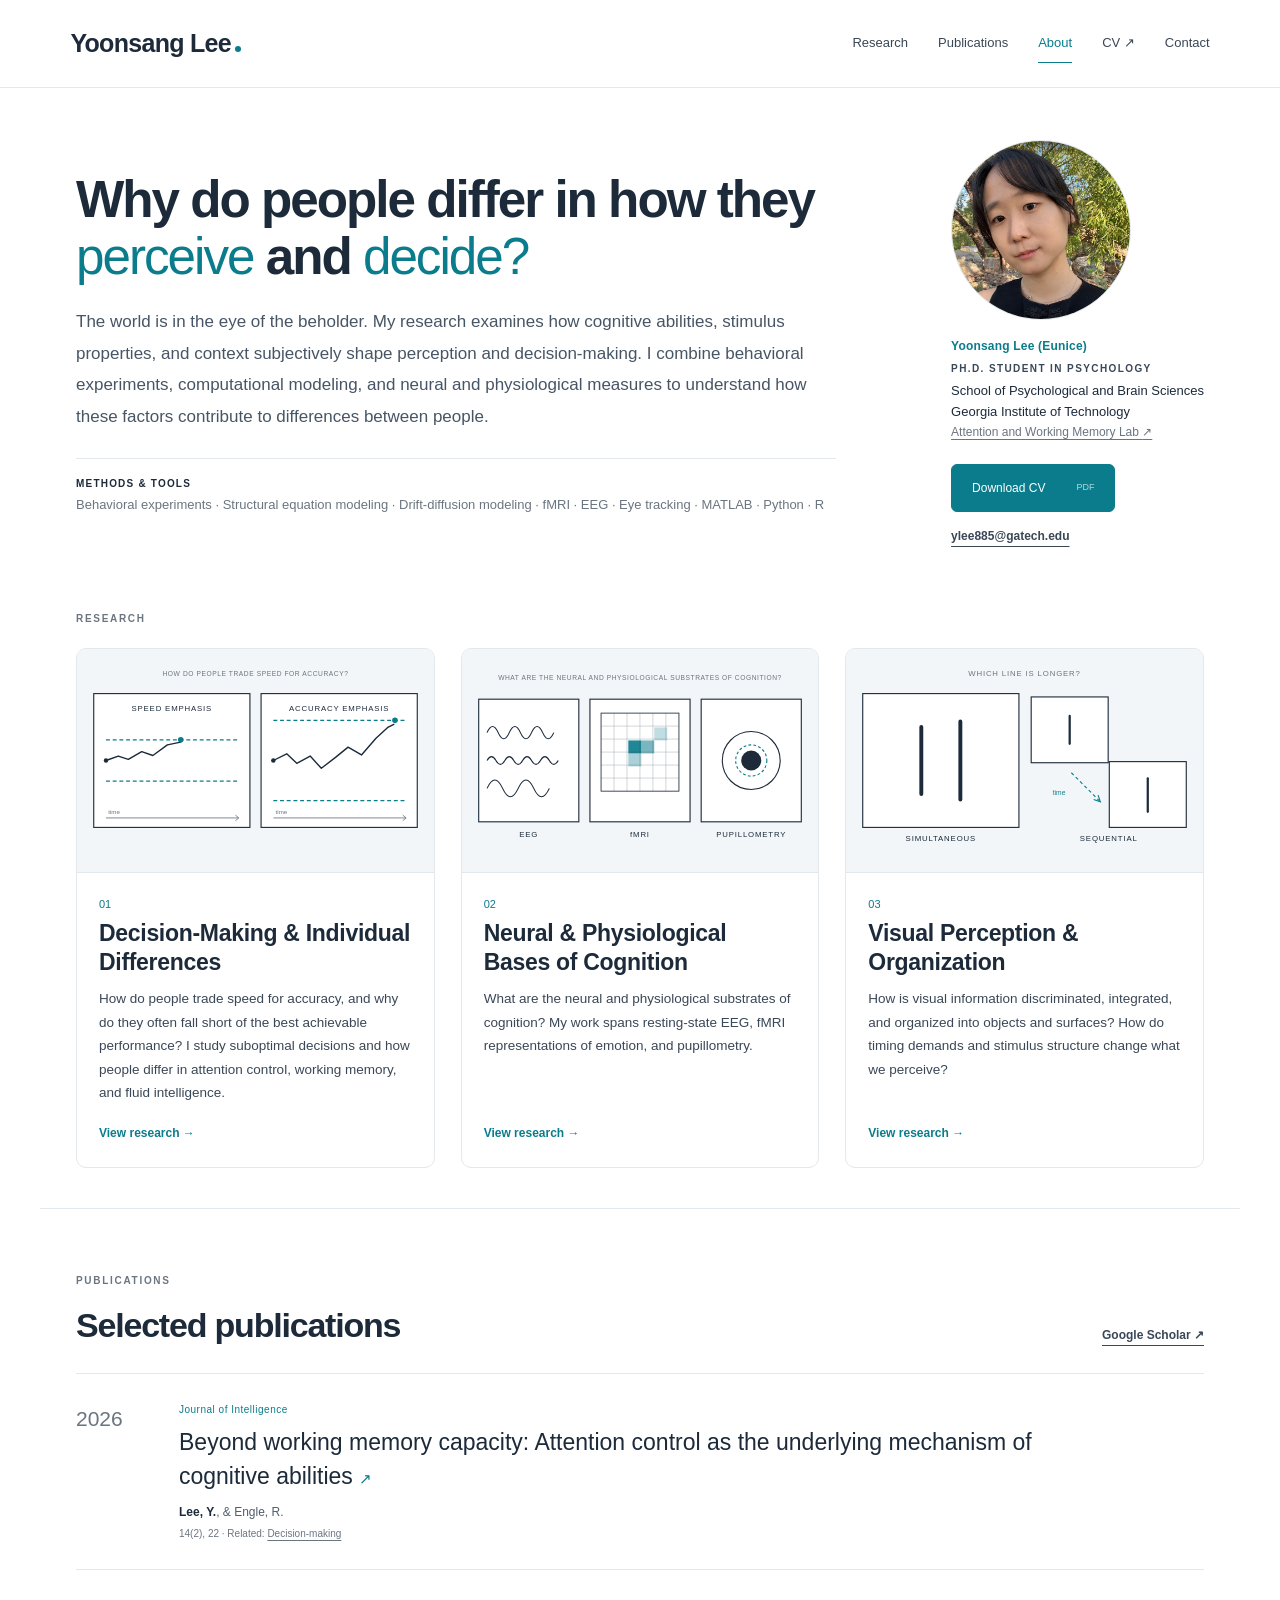
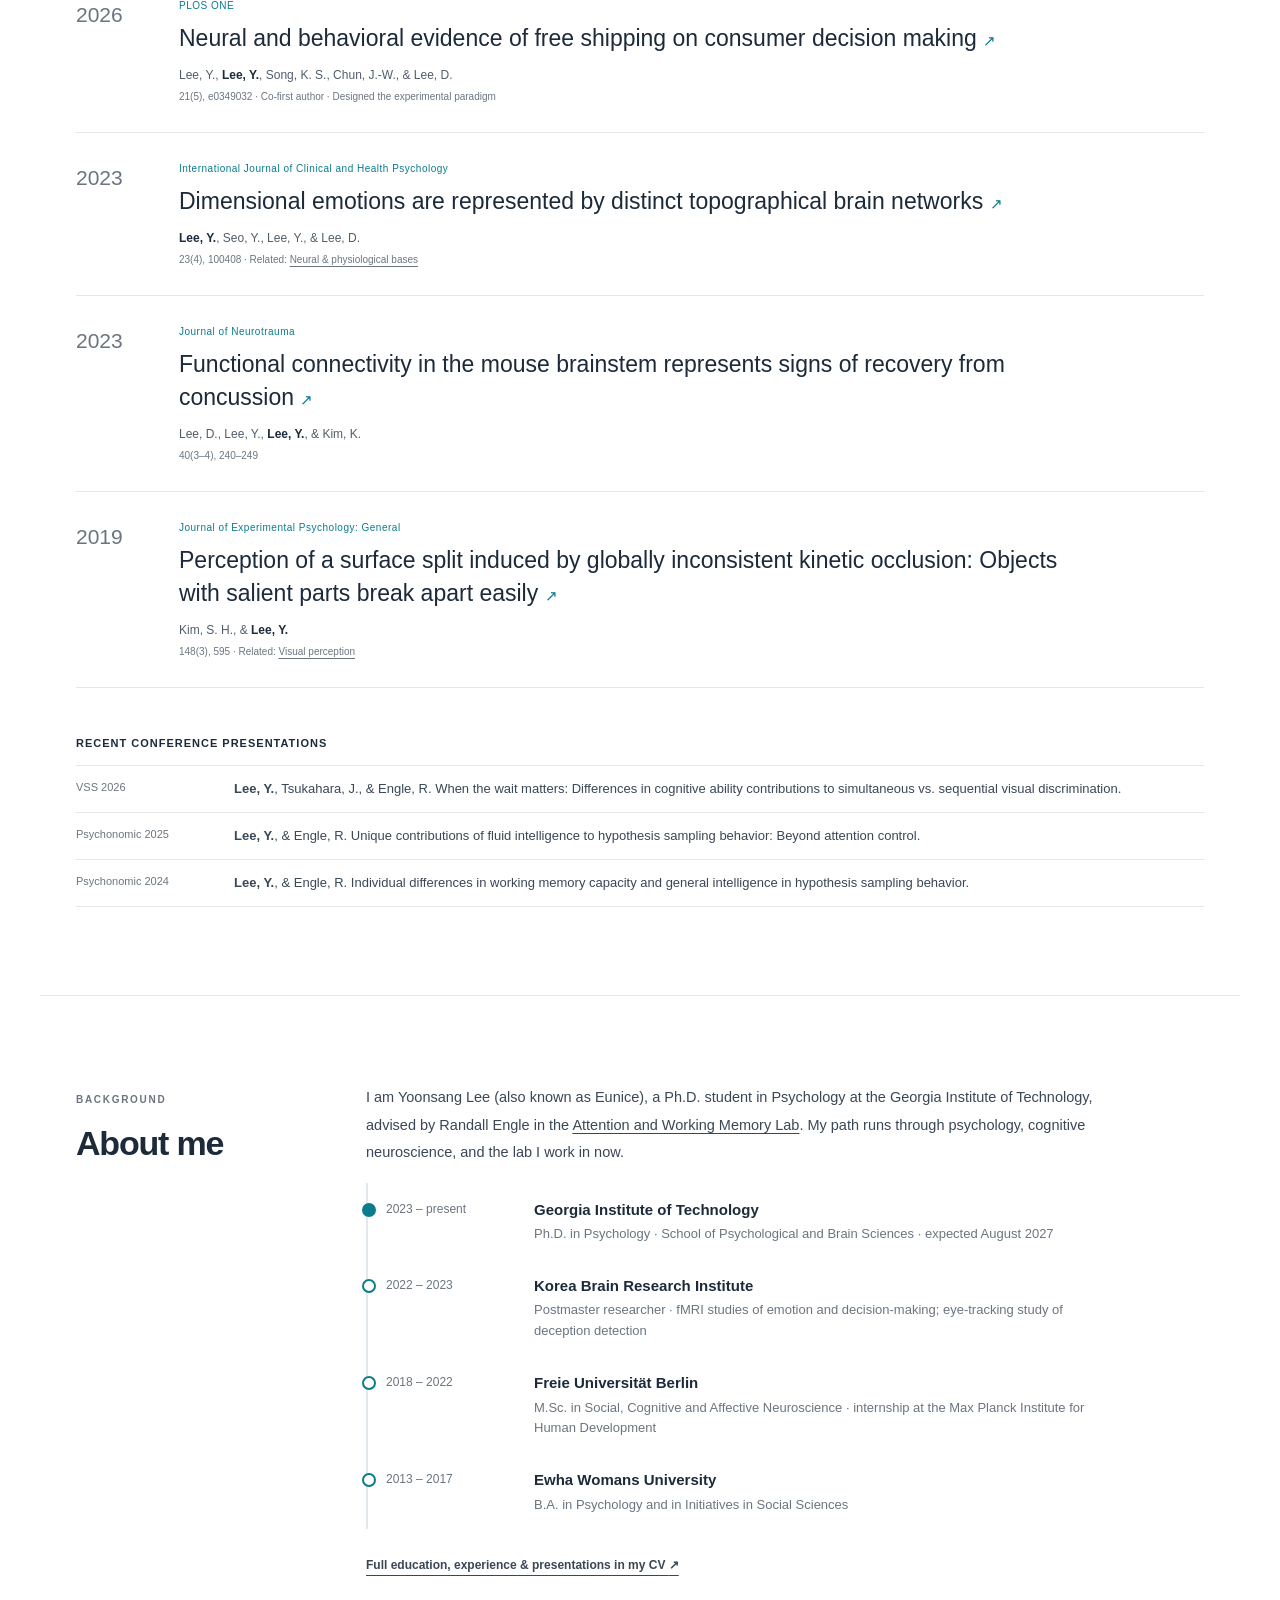
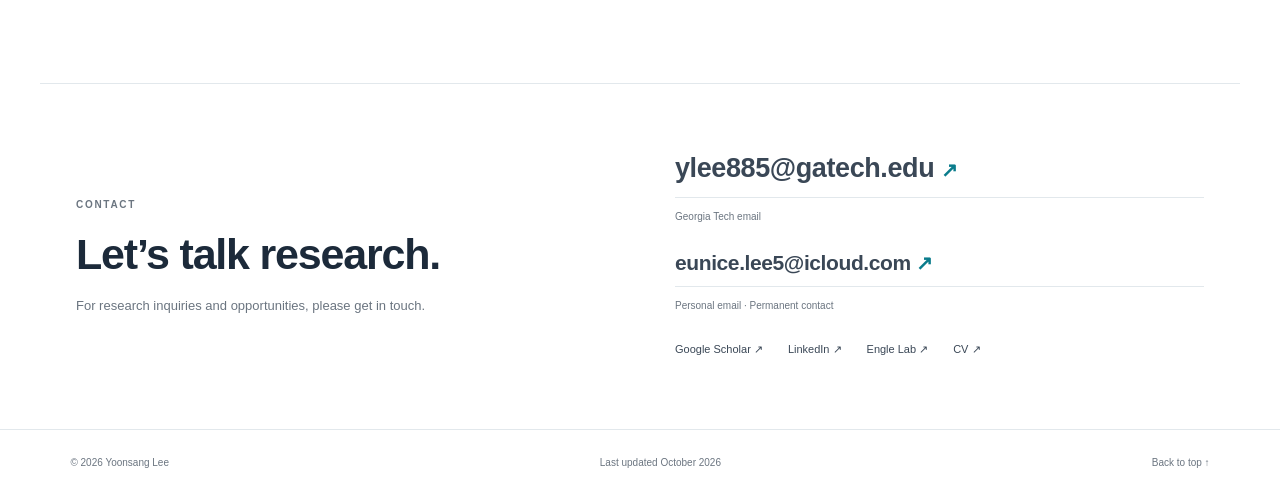
<file: index.html>
<!doctype html>
<html lang="en">
<head>
  <meta charset="utf-8">
  <meta name="viewport" content="width=device-width, initial-scale=1">
  <meta name="description" content="Yoonsang Lee is a Ph.D. student at Georgia Tech researching how cognitive abilities, stimulus properties, and context subjectively shape perception and decision-making, combining behavioral experiments, computational modeling, and neural and physiological measures.">
  <meta name="theme-color" content="#ffffff">
  <title>Yoonsang Lee | Cognitive Science</title>
  <link rel="icon" href="assets/favicon.svg" type="image/svg+xml">
  <link rel="stylesheet" href="style.css?v=20261022005413">
  <script src="script.js" defer></script>
</head>
<body>
  <a class="skip" href="#main">Skip to content</a>
  <header class="site-header">
    <a class="wordmark" href="index.html" aria-label="Yoonsang Lee home">Yoonsang Lee<span class="wordmark-dot" aria-hidden="true"></span></a>
    <button class="menu-toggle" type="button" aria-expanded="false" aria-controls="main-nav">Menu <span aria-hidden="true">+</span></button>
    <nav id="main-nav" aria-label="Main navigation">
      <a href="#research">Research</a>
      <a href="#publications">Publications</a>
      <a href="#about">About</a>
      <a href="assets/Yoonsang_Lee_CV.pdf">CV <span aria-hidden="true">↗</span></a>
      <a href="#contact">Contact</a>
    </nav>
  </header>

  <main id="main">
    <section class="section home-hero" aria-labelledby="intro-title">
      <div class="home-hero-grid">
        <div>
          <h1 id="intro-title">Why do people differ in how they <em>perceive</em> and <em>decide?</em></h1>
          <p class="lead">The world is in the eye of the beholder. My research examines how cognitive abilities, stimulus properties, and context subjectively shape perception and decision-making. I combine behavioral experiments, computational modeling, and neural and physiological measures to understand how these factors contribute to differences between people.</p>
          <p class="methods-strip"><strong>Methods &amp; tools</strong>Behavioral experiments · Structural equation modeling · Drift-diffusion modeling · fMRI · EEG · Eye tracking · MATLAB · Python · R</p>
        </div>
        <div class="hero-side"><div class="hero-id"><div class="portrait" aria-label="Photo of Yoonsang Lee"><span class="portrait-fallback" aria-hidden="true">YL</span><img src="assets/img/profile.jpg" alt="Portrait of Yoonsang Lee" width="640" height="687" onerror="this.remove()"></div>
          <p class="id-name">Yoonsang Lee (Eunice)</p><p class="id-role">Ph.D. Student in Psychology</p><p class="id-affil">School of Psychological and Brain Sciences<br>Georgia Institute of Technology<br><a href="https://englelab.gatech.edu/">Attention and Working Memory Lab <span aria-hidden="true">↗</span></a></p></div>
          <div class="hero-actions stack">
          <a class="button" href="assets/Yoonsang_Lee_CV.pdf">Download CV <span class="file-type-light">PDF</span></a>
          <a class="text-link" href="mailto:ylee885@gatech.edu">ylee885@gatech.edu</a>
        </div>
          </div>
      </div>
    </section>

    <section class="section cards-section" id="research" aria-labelledby="research-title">
      <div class="cards-head"><span class="eyebrow">Research</span><h2 id="research-title" class="visually-hidden">Research areas</h2></div>
      <div class="card-grid">
        <a class="card" href="decision-making.html">
          <img src="assets/img/thumb-decision.svg?v=202610190000" width="640" height="400" alt="Two panels showing evidence accumulating to a decision boundary: fast with a narrow boundary (speed emphasis), slower with a wide boundary (accuracy emphasis).">
          <div class="card-body"><span class="card-num">01</span><h3>Decision-Making &amp; Individual Differences</h3><p>How do people trade speed for accuracy, and why do they often fall short of the best achievable performance? I study suboptimal decisions and how people differ in attention control, working memory, and fluid intelligence.</p><span class="card-more">View research <span aria-hidden="true">→</span></span></div>
        </a>
        <a class="card" href="neural-bases.html">
          <img src="assets/img/thumb-neural.svg?v=202610190000" width="640" height="400" alt="Schematic of three separate measurement types: an EEG trace, an fMRI voxel grid, and a dilating pupil.">
          <div class="card-body"><span class="card-num">02</span><h3>Neural &amp; Physiological Bases of Cognition</h3><p>What are the neural and physiological substrates of cognition? My work spans resting-state EEG, fMRI representations of emotion, and pupillometry.</p><span class="card-more">View research <span aria-hidden="true">→</span></span></div>
        </a>
        <a class="card" href="visual-perception.html">
          <img src="assets/img/thumb-visual.svg?v=202610190000" width="640" height="400" alt="Simultaneous discrimination: two lines on one screen. Sequential discrimination: one line on each of two successive screens.">
          <div class="card-body"><span class="card-num">03</span><h3>Visual Perception &amp; Organization</h3><p>How is visual information discriminated, integrated, and organized into objects and surfaces? How do timing demands and stimulus structure change what we perceive?</p><span class="card-more">View research <span aria-hidden="true">→</span></span></div>
        </a>
      </div>
    </section>

    <section class="section publications-section" id="publications" aria-labelledby="publications-title">
      <div class="section-heading"><div><span class="eyebrow">Publications</span><h2 id="publications-title">Selected publications</h2></div><a class="text-link" href="https://scholar.google.com/citations?user=cOKx3WEAAAAJ">Google Scholar <span aria-hidden="true">↗</span></a></div>
      <div class="pub-list">
        <article class="publication"><span class="pub-year">2026</span><div><p class="pub-journal">Journal of Intelligence</p><h3><a href="https://doi.org/10.3390/jintelligence14020022">Beyond working memory capacity: Attention control as the underlying mechanism of cognitive abilities <span aria-hidden="true">↗</span></a></h3><p class="pub-authors"><strong>Lee, Y.</strong>, &amp; Engle, R.</p><p class="pub-details">14(2), 22 · Related: <a href="decision-making.html">Decision-making</a></p></div></article>
        <article class="publication"><span class="pub-year">2026</span><div><p class="pub-journal">PLOS ONE</p><h3><a href="https://doi.org/10.1371/journal.pone.0349032">Neural and behavioral evidence of free shipping on consumer decision making <span aria-hidden="true">↗</span></a></h3><p class="pub-authors">Lee, Y., <strong>Lee, Y.</strong>, Song, K. S., Chun, J.-W., &amp; Lee, D.</p><p class="pub-details">21(5), e0349032 · Co-first author · Designed the experimental paradigm</p></div></article>
        <article class="publication"><span class="pub-year">2023</span><div><p class="pub-journal">International Journal of Clinical and Health Psychology</p><h3><a href="https://doi.org/10.1016/j.ijchp.2023.100408">Dimensional emotions are represented by distinct topographical brain networks <span aria-hidden="true">↗</span></a></h3><p class="pub-authors"><strong>Lee, Y.</strong>, Seo, Y., Lee, Y., &amp; Lee, D.</p><p class="pub-details">23(4), 100408 · Related: <a href="neural-bases.html">Neural &amp; physiological bases</a></p></div></article>
        <article class="publication"><span class="pub-year">2023</span><div><p class="pub-journal">Journal of Neurotrauma</p><h3><a href="https://doi.org/10.1089/neu.2022.0126">Functional connectivity in the mouse brainstem represents signs of recovery from concussion <span aria-hidden="true">↗</span></a></h3><p class="pub-authors">Lee, D., Lee, Y., <strong>Lee, Y.</strong>, &amp; Kim, K.</p><p class="pub-details">40(3–4), 240–249</p></div></article>
        <article class="publication"><span class="pub-year">2019</span><div><p class="pub-journal">Journal of Experimental Psychology: General</p><h3><a href="https://doi.org/10.1037/xge0000530">Perception of a surface split induced by globally inconsistent kinetic occlusion: Objects with salient parts break apart easily <span aria-hidden="true">↗</span></a></h3><p class="pub-authors">Kim, S. H., &amp; <strong>Lee, Y.</strong></p><p class="pub-details">148(3), 595 · Related: <a href="visual-perception.html">Visual perception</a></p></div></article>
      </div>
      <h3 class="small-heading pres-heading">Recent conference presentations</h3>
      <ul class="pres-list">
        <li><span class="timeline-date">VSS 2026</span><p><strong>Lee, Y.</strong>, Tsukahara, J., &amp; Engle, R. When the wait matters: Differences in cognitive ability contributions to simultaneous vs. sequential visual discrimination.</p></li>
        <li><span class="timeline-date">Psychonomic 2025</span><p><strong>Lee, Y.</strong>, &amp; Engle, R. Unique contributions of fluid intelligence to hypothesis sampling behavior: Beyond attention control.</p></li>
        <li><span class="timeline-date">Psychonomic 2024</span><p><strong>Lee, Y.</strong>, &amp; Engle, R. Individual differences in working memory capacity and general intelligence in hypothesis sampling behavior.</p></li>
      </ul>
    </section>

    <section class="section about-section" id="about" aria-labelledby="about-title">
      <div class="about-grid">
        <div><span class="eyebrow">Background</span><h2 id="about-title">About me</h2></div>
        <div class="about-text">
          <p>I am Yoonsang Lee (also known as Eunice), a Ph.D. student in Psychology at the Georgia Institute of Technology, advised by Randall Engle in the <a href="https://englelab.gatech.edu/">Attention and Working Memory Lab</a>. My path runs through psychology, cognitive neuroscience, and the lab I work in now.</p>
          <ol class="timeline">
            <li><span class="tl-date">2023 – present</span><div><strong>Georgia Institute of Technology</strong><span>Ph.D. in Psychology · School of Psychological and Brain Sciences · expected August 2027</span></div></li>
            <li><span class="tl-date">2022 – 2023</span><div><strong>Korea Brain Research Institute</strong><span>Postmaster researcher · fMRI studies of emotion and decision-making; eye-tracking study of deception detection</span></div></li>
            <li><span class="tl-date">2018 – 2022</span><div><strong>Freie Universität Berlin</strong><span>M.Sc. in Social, Cognitive and Affective Neuroscience · internship at the Max Planck Institute for Human Development</span></div></li>
            <li><span class="tl-date">2013 – 2017</span><div><strong>Ewha Womans University</strong><span>B.A. in Psychology and in Initiatives in Social Sciences</span></div></li>
          </ol>
          <p><a class="text-link" href="assets/Yoonsang_Lee_CV.pdf">Full education, experience &amp; presentations in my CV <span aria-hidden="true">↗</span></a></p>
        </div>
      </div>
    </section>

    <section class="section contact-section" id="contact" aria-labelledby="contact-title">
      <div><span class="eyebrow">Contact</span><h2 id="contact-title">Let’s talk research.</h2><p>For research inquiries and opportunities, please get in touch.</p></div>
      <div class="contact-links">
        <a class="email-link" href="mailto:ylee885@gatech.edu">ylee885@gatech.edu <span aria-hidden="true">↗</span></a>
        <p class="contact-label">Georgia Tech email</p>
        <a class="email-link email-link-second" href="mailto:eunice.lee5@icloud.com">eunice.lee5@icloud.com <span aria-hidden="true">↗</span></a>
        <p class="contact-label">Personal email · Permanent contact</p>
        <div class="contact-secondary"><a href="https://scholar.google.com/citations?user=cOKx3WEAAAAJ">Google Scholar <span aria-hidden="true">↗</span></a><a href="https://www.linkedin.com/in/yoonsang-lee-835895227/">LinkedIn <span aria-hidden="true">↗</span></a><a href="https://englelab.gatech.edu/">Engle Lab <span aria-hidden="true">↗</span></a><a href="assets/Yoonsang_Lee_CV.pdf">CV <span aria-hidden="true">↗</span></a></div>
      </div>
    </section>
  </main>
  <footer class="site-footer"><span>© 2026 Yoonsang Lee</span><span>Last updated October 2026</span><a href="#main">Back to top ↑</a></footer>
</body>
</html>
</file>
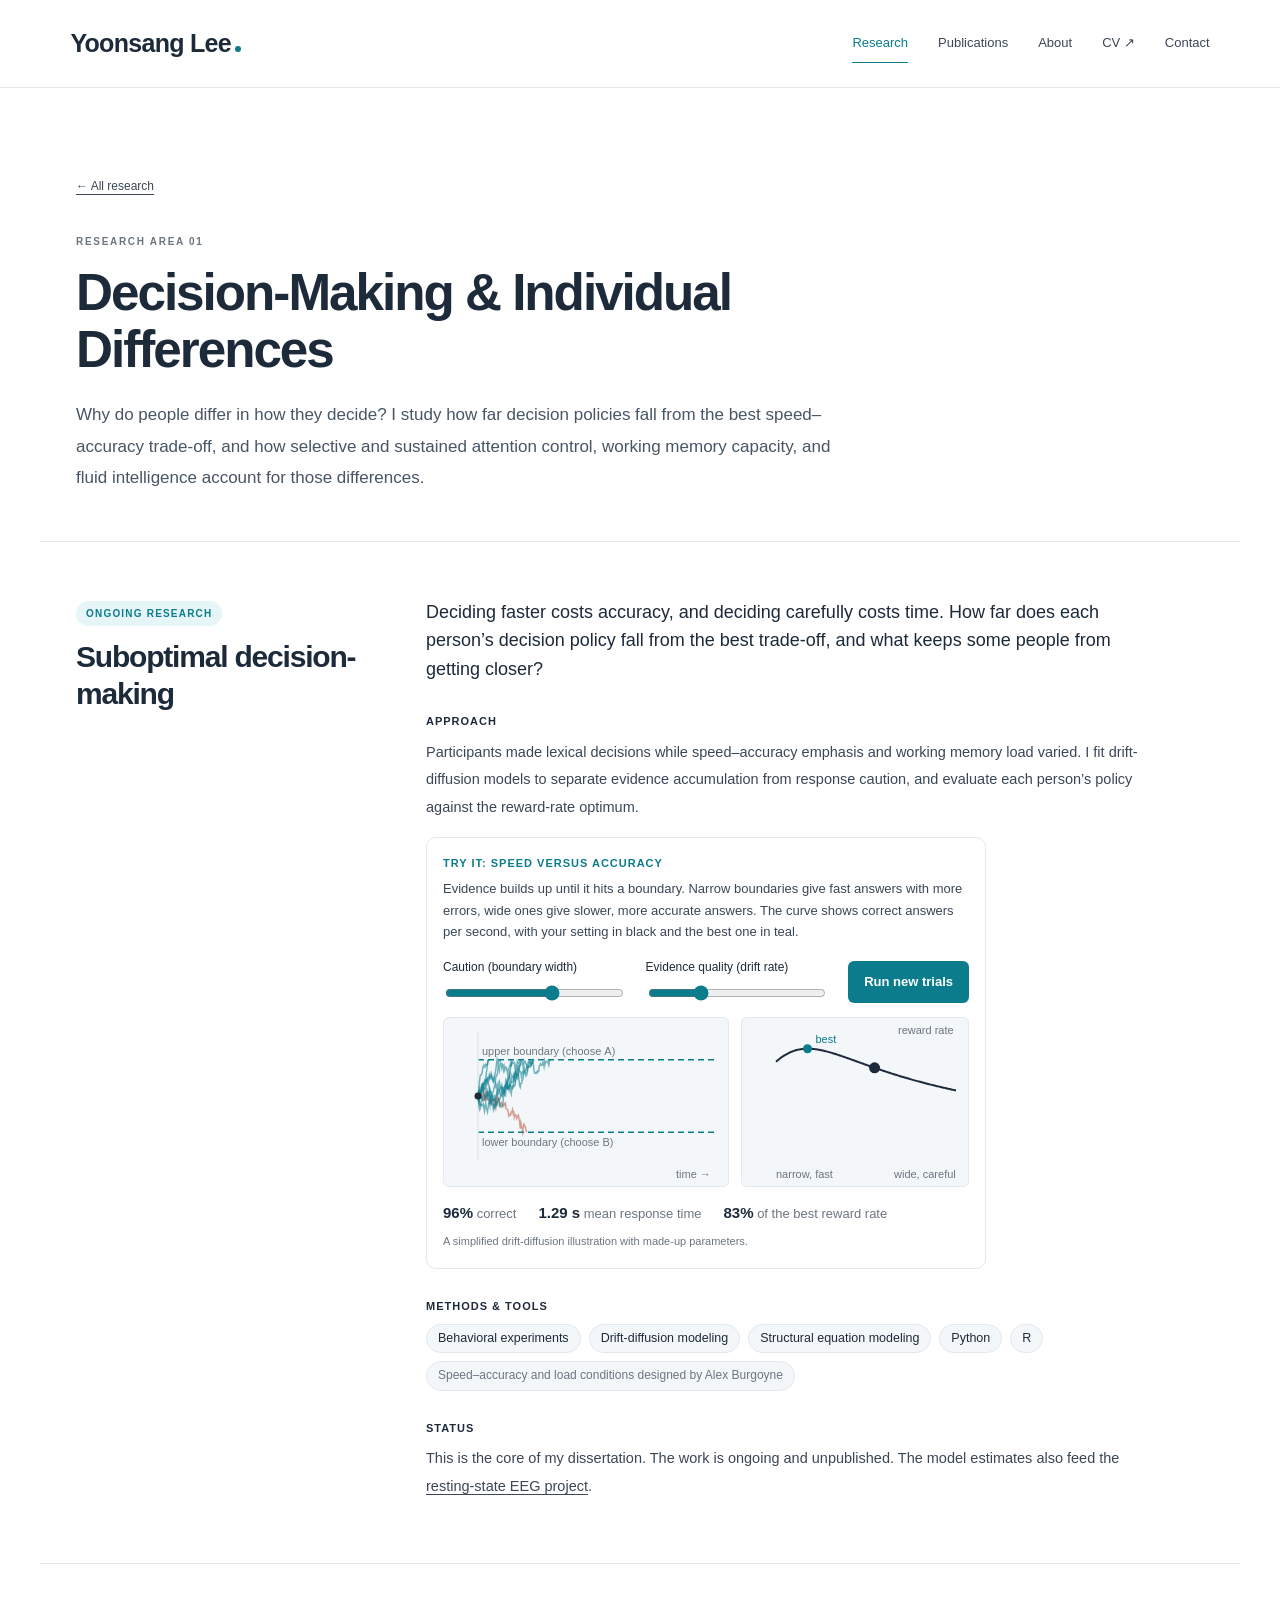
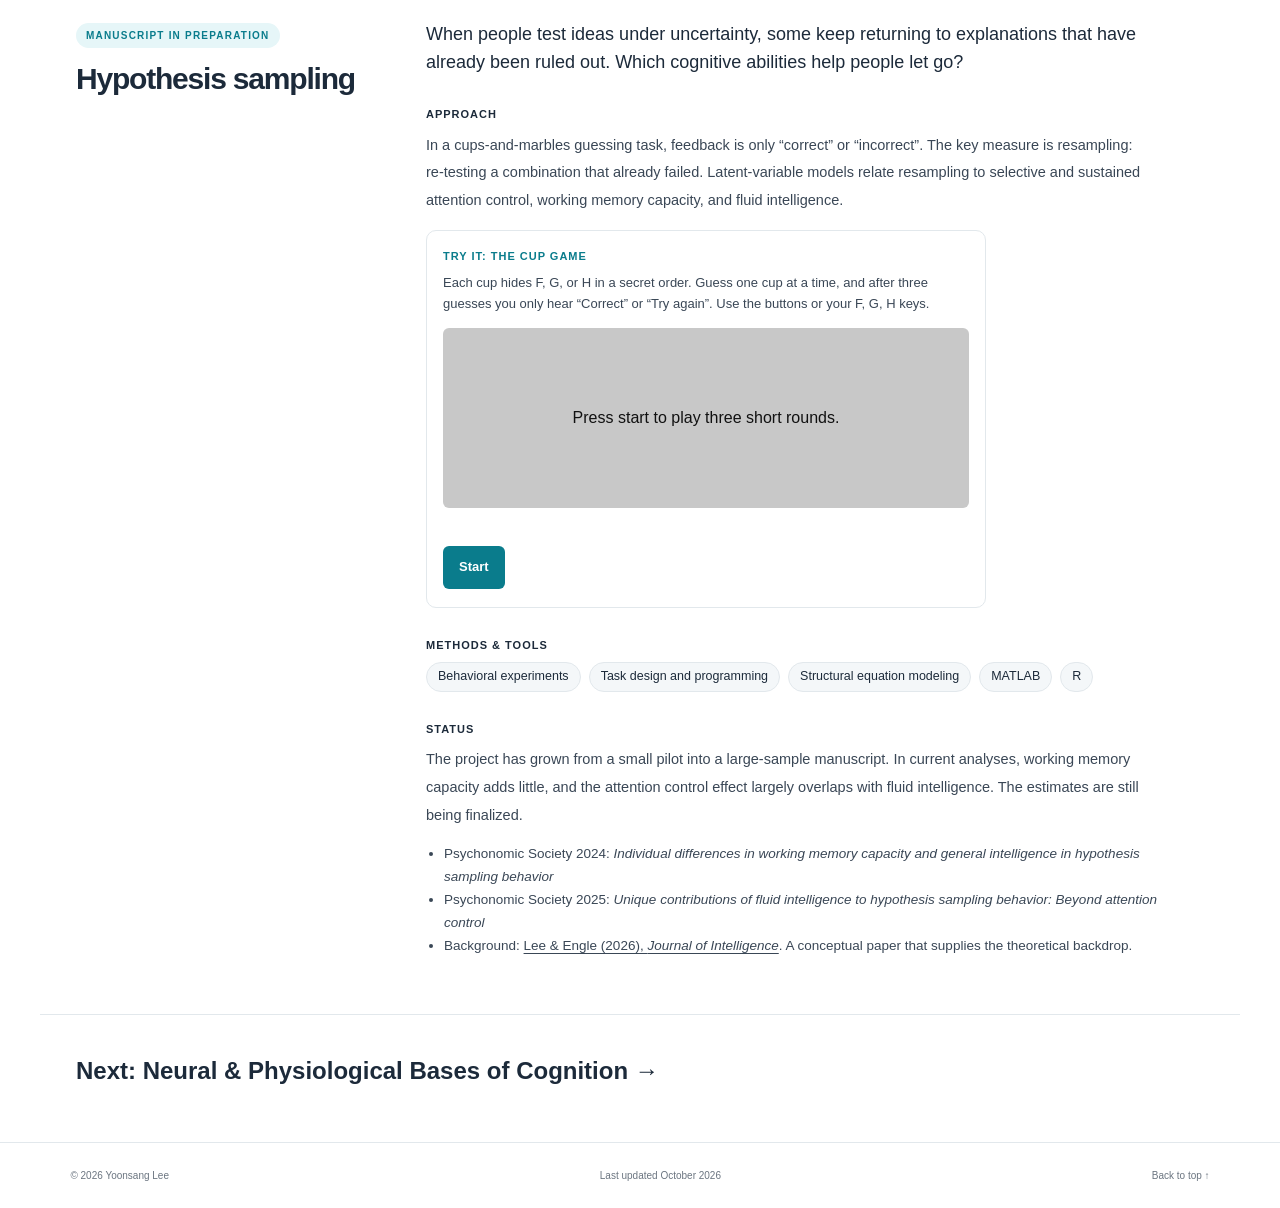
<file: decision-making.html>
<!doctype html>
<html lang="en">
<head>
  <meta charset="utf-8">
  <meta name="viewport" content="width=device-width, initial-scale=1">
  <meta name="description" content="Research on suboptimal decision-making and speed–accuracy trade-offs, and on how individual differences in attention control, working memory capacity, and fluid intelligence relate to hypothesis sampling.">
  <meta name="theme-color" content="#ffffff">
  <title>Decision-Making & Individual Differences | Yoonsang Lee</title>
  <link rel="icon" href="assets/favicon.svg" type="image/svg+xml">
  <link rel="stylesheet" href="style.css?v=20261025">
  <script src="script.js" defer></script>
</head>
<body>
  <a class="skip" href="#main">Skip to content</a>
  <header class="site-header">
    <a class="wordmark" href="index.html" aria-label="Yoonsang Lee home">Yoonsang Lee<span class="wordmark-dot" aria-hidden="true"></span></a>
    <button class="menu-toggle" type="button" aria-expanded="false" aria-controls="main-nav">Menu <span aria-hidden="true">+</span></button>
    <nav id="main-nav" aria-label="Main navigation">
      <a href="index.html#research" aria-current="page">Research</a>
      <a href="index.html#publications">Publications</a>
      <a href="index.html#about">About</a>
      <a href="assets/Yoonsang_Lee_CV.pdf">CV <span aria-hidden="true">↗</span></a>
      <a href="index.html#contact">Contact</a>
    </nav>
  </header>
  <main id="main" class="detail">
    <section class="section detail-top">
      <p class="crumb"><a href="index.html#research">← All research</a></p>
      <span class="eyebrow">Research area 01</span>
      <h1>Decision-Making &amp; Individual Differences</h1>
      <p class="lead">Why do people differ in how they decide? I study how far decision policies fall from the best speed–accuracy trade-off, and how selective and sustained attention control, working memory capacity, and fluid intelligence account for those differences.</p>
    </section>

    <section class="section project" id="suboptimal-decisions">
      <div class="project-head"><span class="status">Ongoing research</span><h2>Suboptimal decision-making</h2></div>
      <div class="project-body">
        <p class="q">Deciding faster costs accuracy, and deciding carefully costs time. How far does each person’s decision policy fall from the best trade-off, and what keeps some people from getting closer?</p>
        <h3>Approach</h3>
        <p>Participants made lexical decisions while speed–accuracy emphasis and working memory load varied. I fit drift-diffusion models to separate evidence accumulation from response caution, and evaluate each person’s policy against the reward-rate optimum.</p>
        <div class="demo-card" id="ddm-demo">
          <p class="demo-title">Try it: speed versus accuracy</p>
          <p>Evidence builds up until it hits a boundary. Narrow boundaries give fast answers with more errors, wide ones give slower, more accurate answers. The curve shows correct answers per second, with your setting in black and the best one in teal.</p>
          <div class="demo-controls">
            <label>Caution (boundary width)<input id="ddm-a" type="range" min="0.4" max="4" step="0.05" value="2.6"></label>
            <label>Evidence quality (drift rate)<input id="ddm-v" type="range" min="0.5" max="3" step="0.05" value="1.2"></label>
            <button type="button" id="ddm-run" class="demo-btn">Run new trials</button>
          </div>
          <div class="demo-canvases"><canvas id="ddm-paths" aria-label="Ten simulated decisions as evidence accumulates toward two boundaries"></canvas><canvas id="ddm-rr" aria-label="Reward rate as a function of boundary width"></canvas></div>
          <p class="demo-out" id="ddm-out" aria-live="polite"></p>
          <p class="demo-note">A simplified drift-diffusion illustration with made-up parameters.</p>
        </div>
        <h3>Methods &amp; tools</h3>
        <ul class="roles"><li>Behavioral experiments</li><li>Drift-diffusion modeling</li><li>Structural equation modeling</li><li>Python</li><li>R</li><li><span class="note">Speed–accuracy and load conditions designed by Alex Burgoyne</span></li></ul>
        <h3>Status</h3>
        <p>This is the core of my dissertation. The work is ongoing and unpublished. The model estimates also feed the <a href="neural-bases.html#resting-eeg">resting-state EEG project</a>.</p>
      </div>
    </section>

    <section class="section project" id="hypothesis-sampling">
      <div class="project-head"><span class="status">Manuscript in preparation</span><h2>Hypothesis sampling</h2></div>
      <div class="project-body">
        <p class="q">When people test ideas under uncertainty, some keep returning to explanations that have already been ruled out. Which cognitive abilities help people let go?</p>
        <h3>Approach</h3>
        <p>In a cups-and-marbles guessing task, feedback is only “correct” or “incorrect”. The key measure is resampling: re-testing a combination that already failed. Latent-variable models relate resampling to selective and sustained attention control, working memory capacity, and fluid intelligence.</p>
        <div class="demo-card" id="cup-game">
          <p class="demo-title">Try it: the cup game</p>
          <p>Each cup hides F, G, or H in a secret order. Guess one cup at a time, and after three guesses you only hear “Correct” or “Try again”. Use the buttons or your F, G, H keys.</p>
          <div class="cg-stage" tabindex="0">
            <img class="cg-cup" src="assets/img/cup1.png" alt="A colored cup" hidden>
            <p class="cg-msg" aria-live="polite">Press start to play three short rounds.</p>
          </div>
          <p class="cg-info" aria-live="polite"></p>
          <div class="cg-keys" hidden><button type="button" data-l="F">F</button><button type="button" data-l="G">G</button><button type="button" data-l="H">H</button></div>
          <button type="button" class="demo-btn cg-start">Start</button>
        </div>
        <h3>Methods &amp; tools</h3>
        <ul class="roles"><li>Behavioral experiments</li><li>Task design and programming</li><li>Structural equation modeling</li><li>MATLAB</li><li>R</li></ul>
        <h3>Status</h3>
        <p>The project has grown from a small pilot into a large-sample manuscript. In current analyses, working memory capacity adds little, and the attention control effect largely overlaps with fluid intelligence. The estimates are still being finalized.</p>
        <ul class="outputs"><li>Psychonomic Society 2024: <em>Individual differences in working memory capacity and general intelligence in hypothesis sampling behavior</em></li><li>Psychonomic Society 2025: <em>Unique contributions of fluid intelligence to hypothesis sampling behavior: Beyond attention control</em></li><li>Background: <a href="https://doi.org/10.3390/jintelligence14020022">Lee &amp; Engle (2026), <em>Journal of Intelligence</em></a>. A conceptual paper that supplies the theoretical backdrop.</li></ul>
      </div>
    </section>

    <section class="section next-row"><a class="next-link" href="neural-bases.html">Next: Neural &amp; Physiological Bases of Cognition <span aria-hidden="true">→</span></a></section>
  </main>
  <footer class="site-footer"><span>© 2026 Yoonsang Lee</span><span>Last updated October 2026</span><a href="#main">Back to top ↑</a></footer>
  <script src="assets/js/demos.js?v=20261019013758" defer></script>
</body>
</html>
</file>
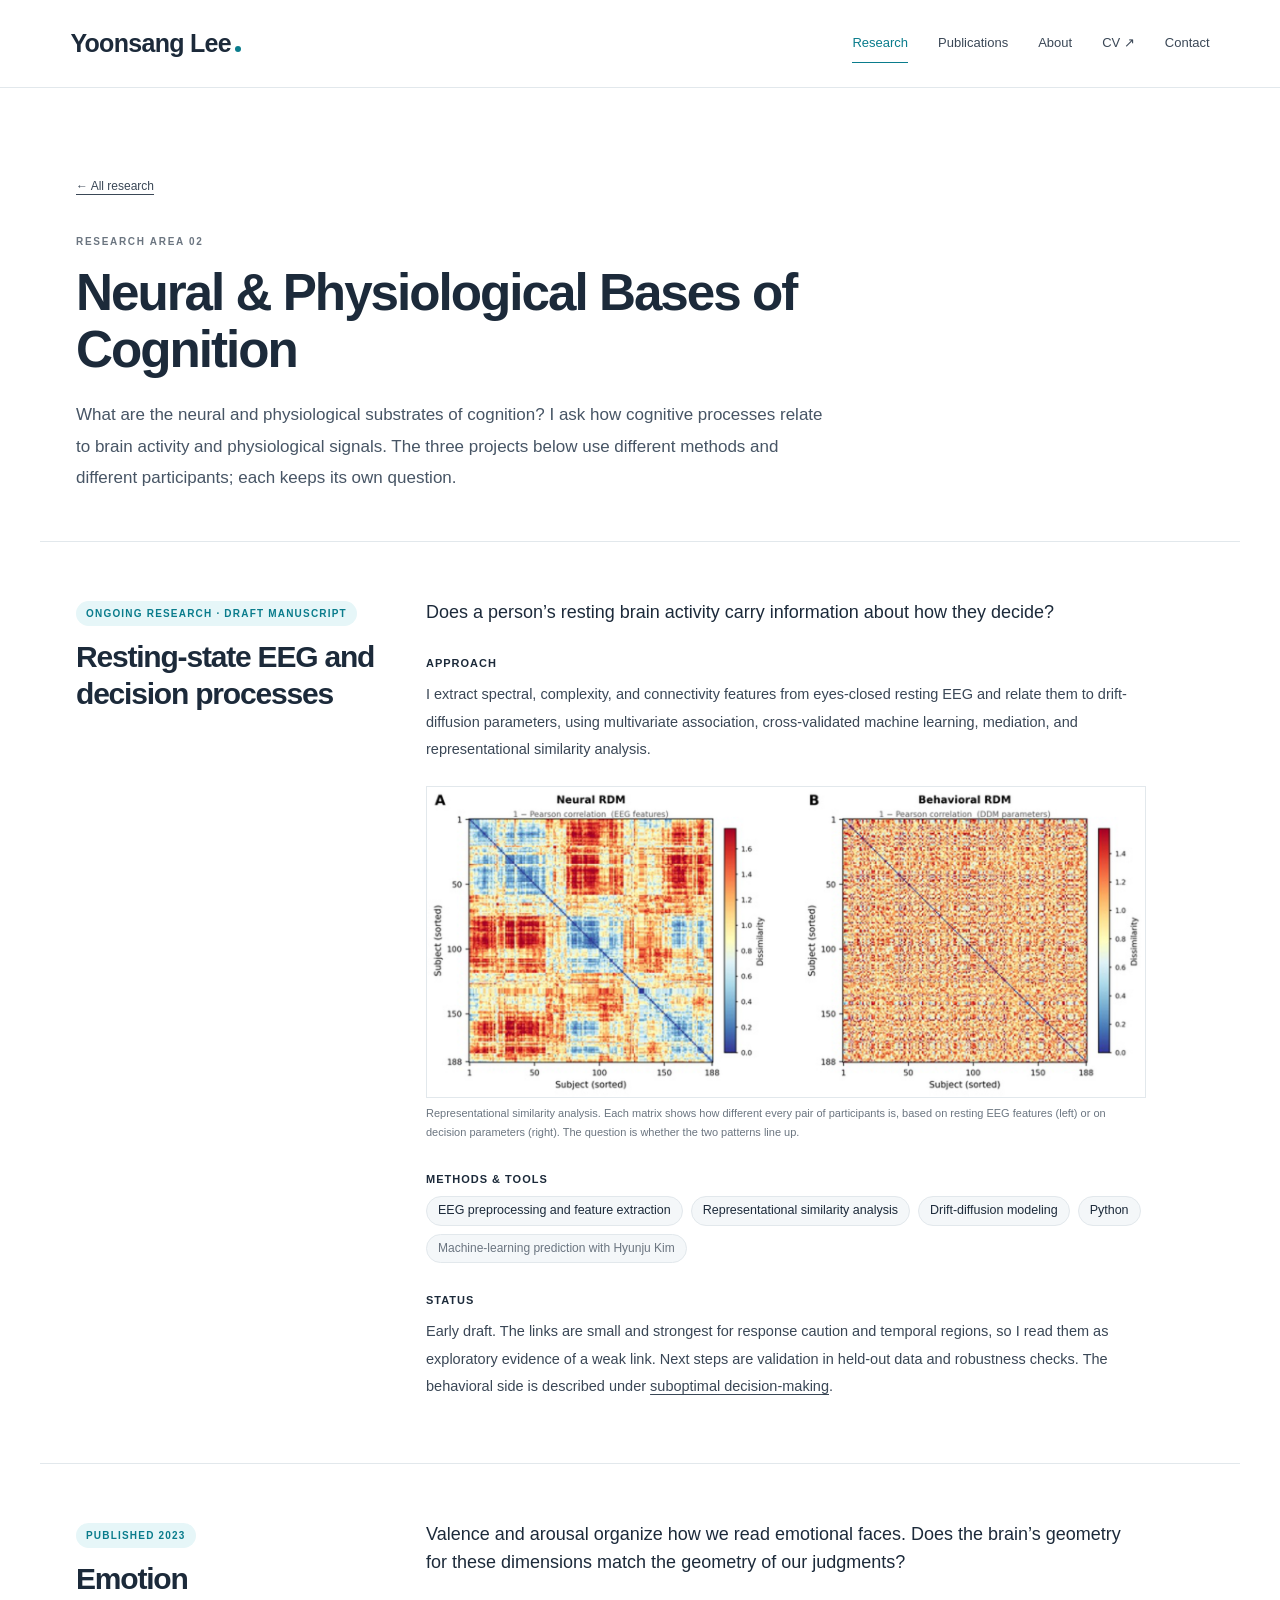
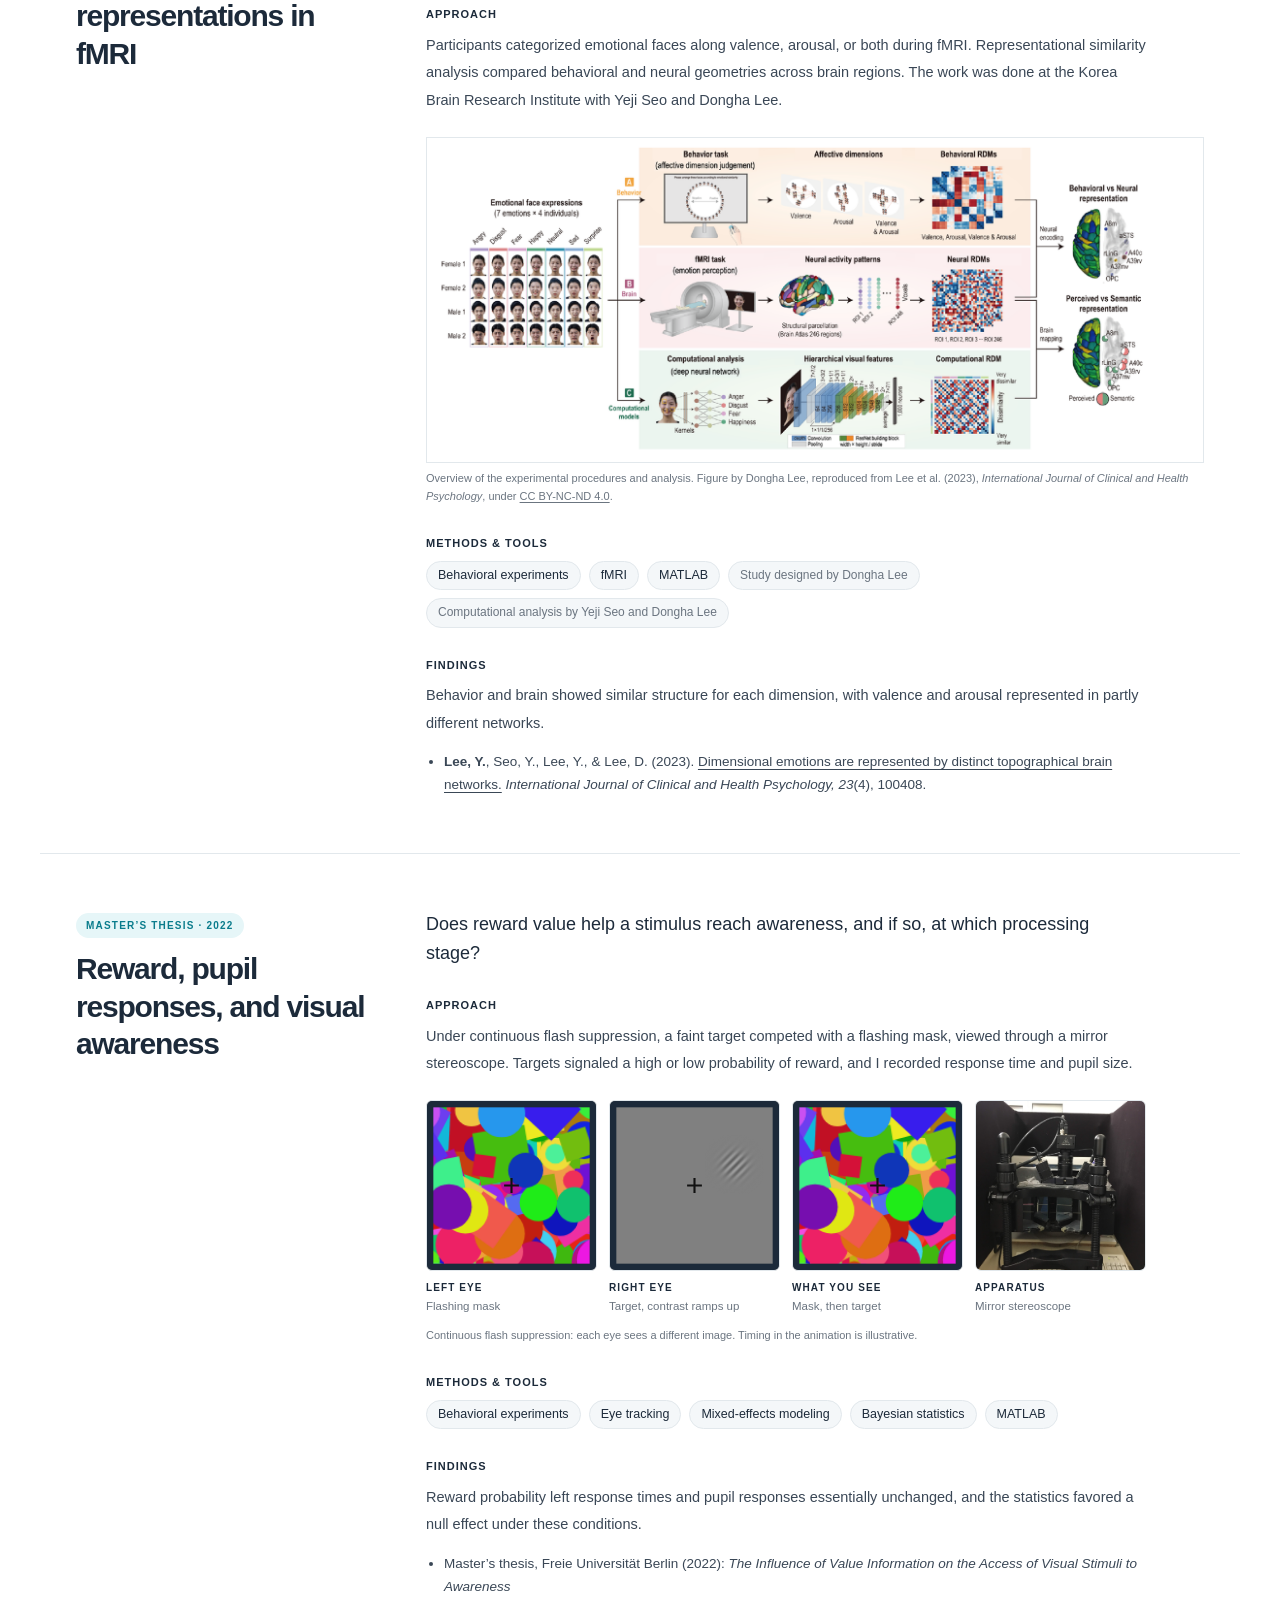
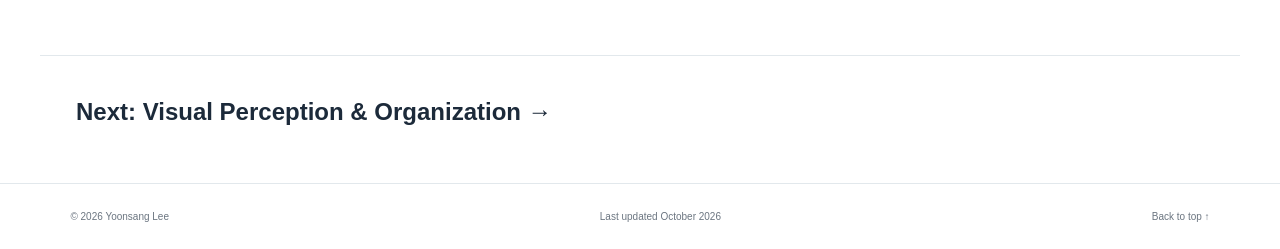
<file: neural-bases.html>
<!doctype html>
<html lang="en">
<head>
  <meta charset="utf-8">
  <meta name="viewport" content="width=device-width, initial-scale=1">
  <meta name="description" content="Research linking resting-state EEG to decision processes, fMRI representations of emotion, and pupillometry in visual awareness.">
  <meta name="theme-color" content="#ffffff">
  <title>Neural & Physiological Bases of Cognition | Yoonsang Lee</title>
  <link rel="icon" href="assets/favicon.svg" type="image/svg+xml">
  <link rel="stylesheet" href="style.css?v=20261025">
  <script src="script.js" defer></script>
</head>
<body>
  <a class="skip" href="#main">Skip to content</a>
  <header class="site-header">
    <a class="wordmark" href="index.html" aria-label="Yoonsang Lee home">Yoonsang Lee<span class="wordmark-dot" aria-hidden="true"></span></a>
    <button class="menu-toggle" type="button" aria-expanded="false" aria-controls="main-nav">Menu <span aria-hidden="true">+</span></button>
    <nav id="main-nav" aria-label="Main navigation">
      <a href="index.html#research" aria-current="page">Research</a>
      <a href="index.html#publications">Publications</a>
      <a href="index.html#about">About</a>
      <a href="assets/Yoonsang_Lee_CV.pdf">CV <span aria-hidden="true">↗</span></a>
      <a href="index.html#contact">Contact</a>
    </nav>
  </header>
  <main id="main" class="detail">
    <section class="section detail-top">
      <p class="crumb"><a href="index.html#research">← All research</a></p>
      <span class="eyebrow">Research area 02</span>
      <h1>Neural &amp; Physiological Bases of Cognition</h1>
      <p class="lead">What are the neural and physiological substrates of cognition? I ask how cognitive processes relate to brain activity and physiological signals. The three projects below use different methods and different participants; each keeps its own question.</p>
    </section>

    <section class="section project" id="resting-eeg">
      <div class="project-head"><span class="status">Ongoing research · draft manuscript</span><h2>Resting-state EEG and decision processes</h2></div>
      <div class="project-body">
        <p class="q">Does a person’s resting brain activity carry information about how they decide?</p>
        <h3>Approach</h3>
        <p>I extract spectral, complexity, and connectivity features from eyes-closed resting EEG and relate them to drift-diffusion parameters, using multivariate association, cross-validated machine learning, mediation, and representational similarity analysis.</p>
        <figure class="detail-fig in-project wide"><img src="assets/img/eeg-rdm.png" width="1526" height="660" alt="Two matrices of between-person dissimilarity, one computed from resting EEG features and one from drift-diffusion parameters."><figcaption>Representational similarity analysis. Each matrix shows how different every pair of participants is, based on resting EEG features (left) or on decision parameters (right). The question is whether the two patterns line up.</figcaption></figure>
        <h3>Methods &amp; tools</h3>
        <ul class="roles"><li>EEG preprocessing and feature extraction</li><li>Representational similarity analysis</li><li>Drift-diffusion modeling</li><li>Python</li><li><span class="note">Machine-learning prediction with Hyunju Kim</span></li></ul>
        <h3>Status</h3>
        <p>Early draft. The links are small and strongest for response caution and temporal regions, so I read them as exploratory evidence of a weak link. Next steps are validation in held-out data and robustness checks. The behavioral side is described under <a href="decision-making.html#suboptimal-decisions">suboptimal decision-making</a>.</p>
      </div>
    </section>

    <section class="section project" id="emotion-fmri">
      <div class="project-head"><span class="status">Published 2023</span><h2>Emotion representations in fMRI</h2></div>
      <div class="project-body">
        <p class="q">Valence and arousal organize how we read emotional faces. Does the brain’s geometry for these dimensions match the geometry of our judgments?</p>
        <h3>Approach</h3>
        <p>Participants categorized emotional faces along valence, arousal, or both during fMRI. Representational similarity analysis compared behavioral and neural geometries across brain regions. The work was done at the Korea Brain Research Institute with Yeji Seo and Dongha Lee.</p>
        <figure class="detail-fig in-project xwide"><img src="assets/img/fmri-fig1.png" width="1600" height="656" alt="Overview of the study: emotional face expressions feed a behavior task, an fMRI task, and a computational model, each producing a similarity matrix that is compared across behavior, brain, and model."><figcaption>Overview of the experimental procedures and analysis. Figure by Dongha Lee, reproduced from Lee et al. (2023), <em>International Journal of Clinical and Health Psychology</em>, under <a href="https://creativecommons.org/licenses/by-nc-nd/4.0/">CC BY-NC-ND 4.0</a>.</figcaption></figure>
        <h3>Methods &amp; tools</h3>
        <ul class="roles"><li>Behavioral experiments</li><li>fMRI</li><li>MATLAB</li><li><span class="note">Study designed by Dongha Lee</span></li><li><span class="note">Computational analysis by Yeji Seo and Dongha Lee</span></li></ul>
        <h3>Findings</h3>
        <p>Behavior and brain showed similar structure for each dimension, with valence and arousal represented in partly different networks.</p>
        <ul class="outputs"><li><strong>Lee, Y.</strong>, Seo, Y., Lee, Y., &amp; Lee, D. (2023). <a href="https://doi.org/10.1016/j.ijchp.2023.100408">Dimensional emotions are represented by distinct topographical brain networks.</a> <em>International Journal of Clinical and Health Psychology, 23</em>(4), 100408.</li></ul>
      </div>
    </section>

    <section class="section project" id="reward-pupil">
      <div class="project-head"><span class="status">Master’s thesis · 2022</span><h2>Reward, pupil responses, and visual awareness</h2></div>
      <div class="project-body">
        <p class="q">Does reward value help a stimulus reach awareness, and if so, at which processing stage?</p>
        <h3>Approach</h3>
        <p>Under continuous flash suppression, a faint target competed with a flashing mask, viewed through a mirror stereoscope. Targets signaled a high or low probability of reward, and I recorded response time and pupil size.</p>
        <figure class="cfs-fig"><div class="cfs-grid">
          <div><canvas data-cfs="mask" aria-label="Left eye: a flashing colorful mask"></canvas><span>Left eye</span><em>Flashing mask</em></div>
          <div><canvas data-cfs="target" aria-label="Right eye: a faint tilted grating whose contrast slowly increases"></canvas><span>Right eye</span><em>Target, contrast ramps up</em></div>
          <div><canvas data-cfs="percept" aria-label="What the observer sees: the mask dominates until the target breaks through"></canvas><span>What you see</span><em>Mask, then target</em></div>
          <div><img src="assets/img/stereoscope.jpg" alt="Mirror stereoscope used in the experiment" width="900" height="1100"><span>Apparatus</span><em>Mirror stereoscope</em></div>
        </div><figcaption>Continuous flash suppression: each eye sees a different image. Timing in the animation is illustrative.</figcaption></figure>
        <h3>Methods &amp; tools</h3>
        <ul class="roles"><li>Behavioral experiments</li><li>Eye tracking</li><li>Mixed-effects modeling</li><li>Bayesian statistics</li><li>MATLAB</li></ul>
        <h3>Findings</h3>
        <p>Reward probability left response times and pupil responses essentially unchanged, and the statistics favored a null effect under these conditions.</p>
        <ul class="outputs"><li>Master’s thesis, Freie Universität Berlin (2022): <em>The Influence of Value Information on the Access of Visual Stimuli to Awareness</em></li></ul>
      </div>
    </section>

    <section class="section next-row"><a class="next-link" href="visual-perception.html">Next: Visual Perception &amp; Organization <span aria-hidden="true">→</span></a></section>
  </main>
  <footer class="site-footer"><span>© 2026 Yoonsang Lee</span><span>Last updated October 2026</span><a href="#main">Back to top ↑</a></footer>
  <script src="assets/js/demos.js?v=20261019022008" defer></script>
</body>
</html>
</file>
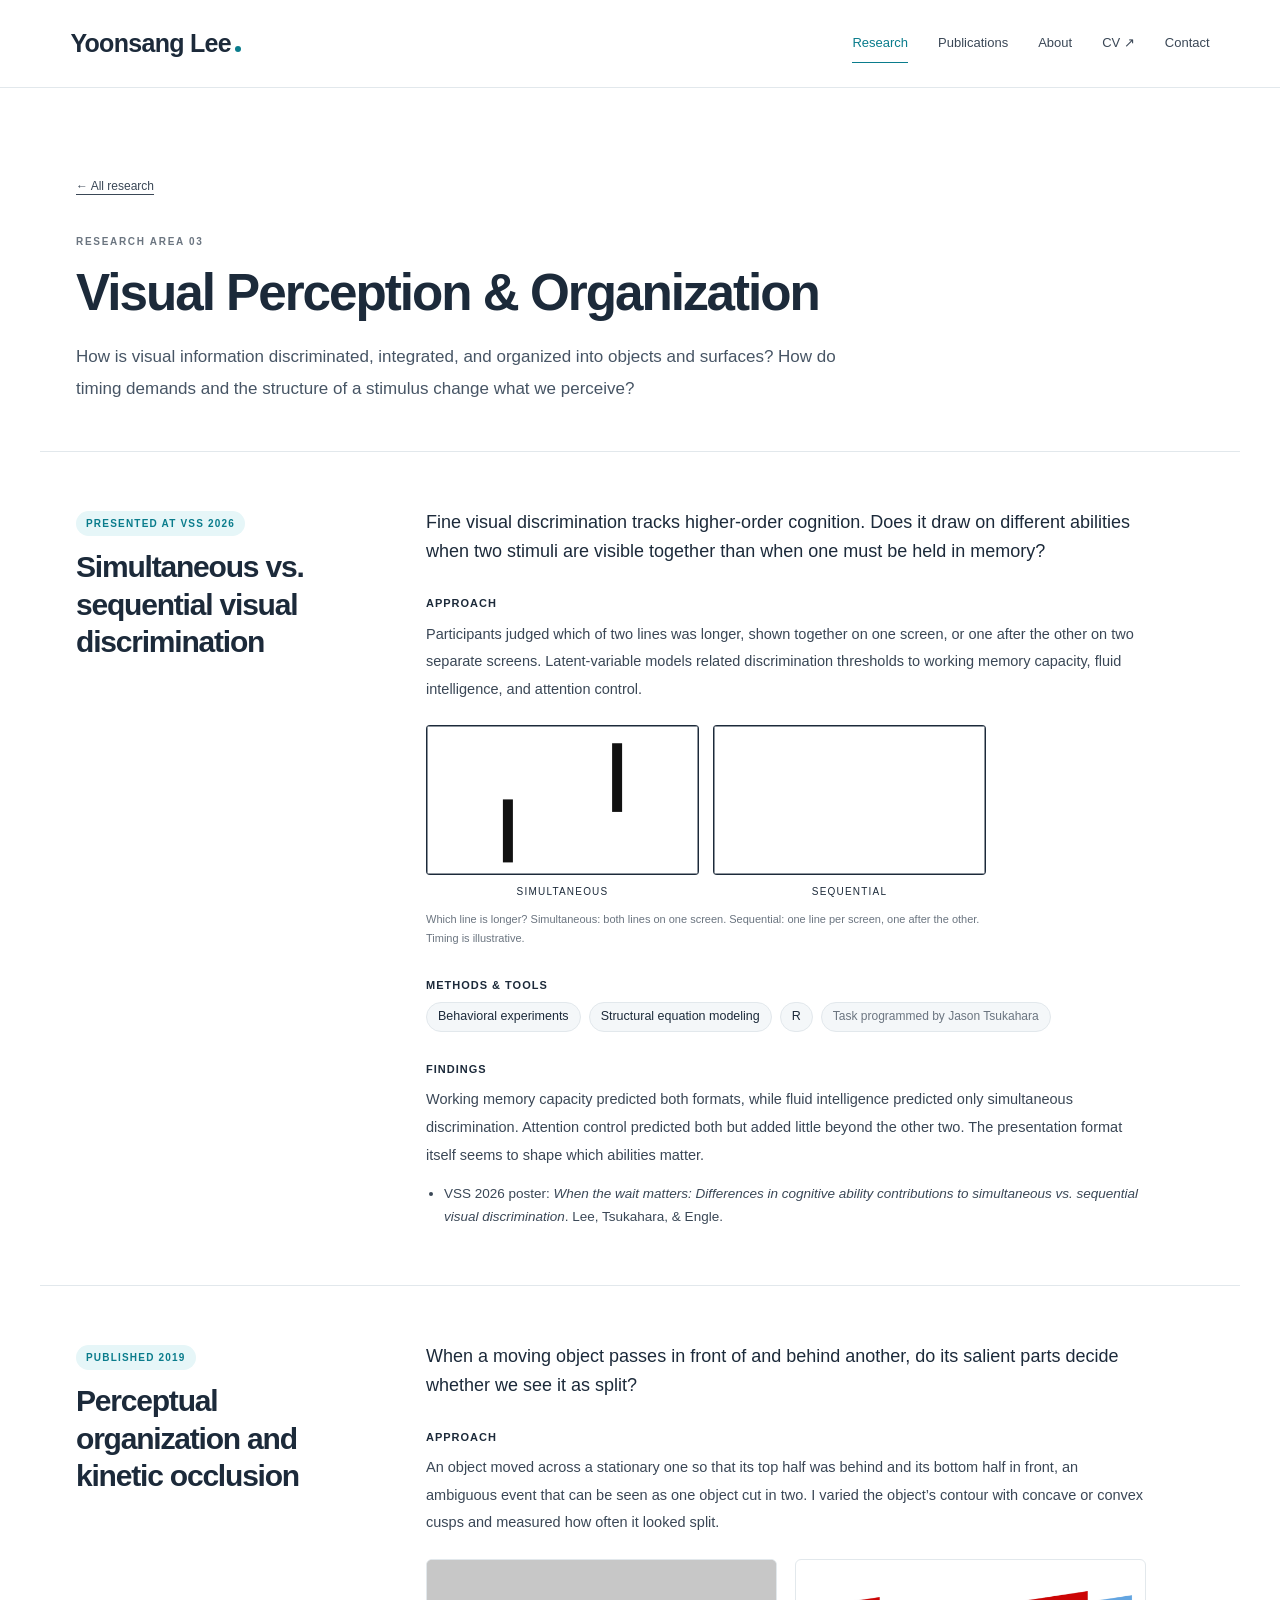
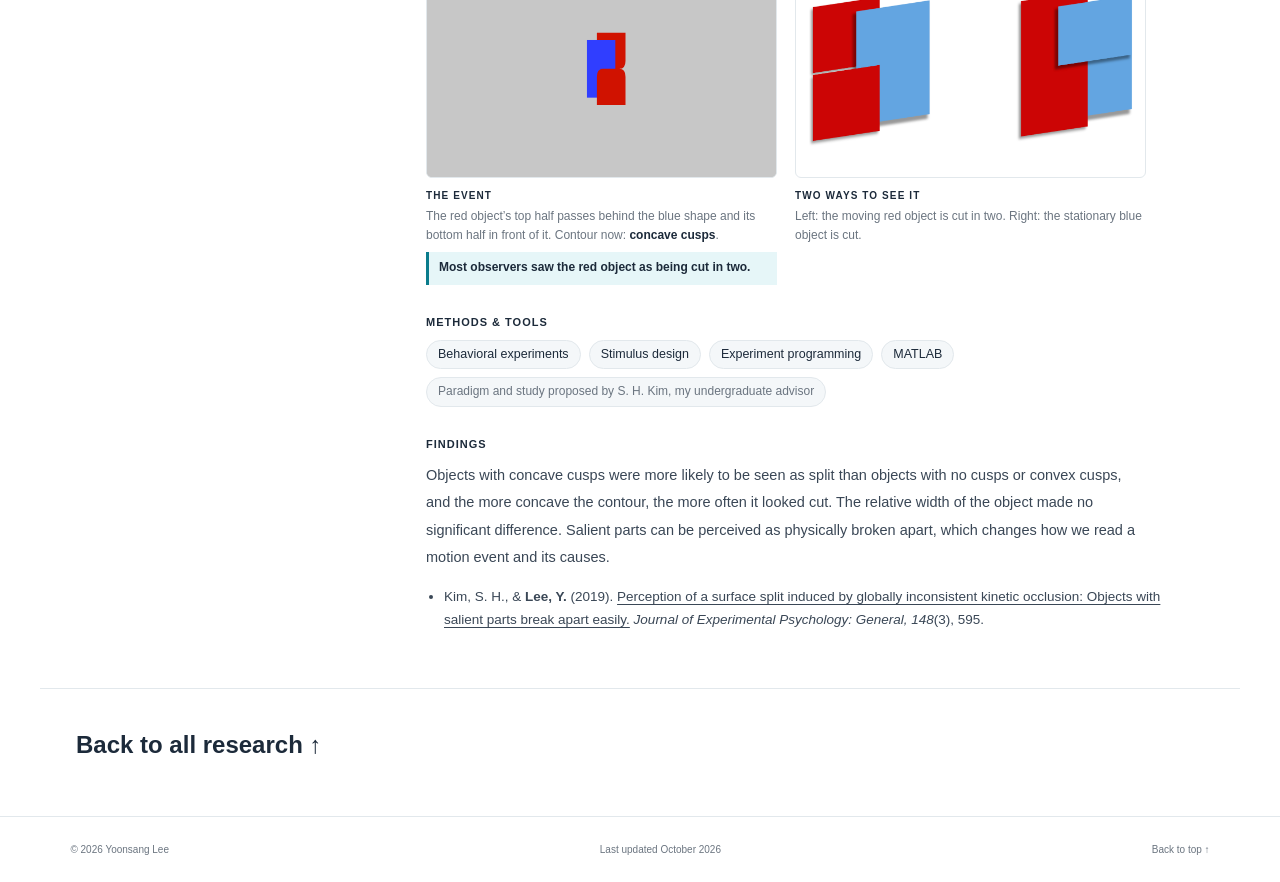
<file: visual-perception.html>
<!doctype html>
<html lang="en">
<head>
  <meta charset="utf-8">
  <meta name="viewport" content="width=device-width, initial-scale=1">
  <meta name="description" content="Research on how cognitive abilities contribute to simultaneous versus sequential visual discrimination, and on perceptual organization of surfaces under kinetic occlusion.">
  <meta name="theme-color" content="#ffffff">
  <title>Visual Perception & Organization | Yoonsang Lee</title>
  <link rel="icon" href="assets/favicon.svg" type="image/svg+xml">
  <link rel="stylesheet" href="style.css?v=20261025">
  <script src="script.js" defer></script>
</head>
<body>
  <a class="skip" href="#main">Skip to content</a>
  <header class="site-header">
    <a class="wordmark" href="index.html" aria-label="Yoonsang Lee home">Yoonsang Lee<span class="wordmark-dot" aria-hidden="true"></span></a>
    <button class="menu-toggle" type="button" aria-expanded="false" aria-controls="main-nav">Menu <span aria-hidden="true">+</span></button>
    <nav id="main-nav" aria-label="Main navigation">
      <a href="index.html#research" aria-current="page">Research</a>
      <a href="index.html#publications">Publications</a>
      <a href="index.html#about">About</a>
      <a href="assets/Yoonsang_Lee_CV.pdf">CV <span aria-hidden="true">↗</span></a>
      <a href="index.html#contact">Contact</a>
    </nav>
  </header>
  <main id="main" class="detail">
    <section class="section detail-top">
      <p class="crumb"><a href="index.html#research">← All research</a></p>
      <span class="eyebrow">Research area 03</span>
      <h1>Visual Perception &amp; Organization</h1>
      <p class="lead">How is visual information discriminated, integrated, and organized into objects and surfaces? How do timing demands and the structure of a stimulus change what we perceive?</p>
    </section>

    <section class="section project" id="visual-discrimination">
      <div class="project-head"><span class="status">Presented at VSS 2026</span><h2>Simultaneous vs. sequential visual discrimination</h2></div>
      <div class="project-body">
        <p class="q">Fine visual discrimination tracks higher-order cognition. Does it draw on different abilities when two stimuli are visible together than when one must be held in memory?</p>
        <h3>Approach</h3>
        <p>Participants judged which of two lines was longer, shown together on one screen, or one after the other on two separate screens. Latent-variable models related discrimination thresholds to working memory capacity, fluid intelligence, and attention control.</p>
        <figure class="loop-fig"><div class="loop-grid"><div><canvas data-loop="sim" aria-label="Animation: two lines appear together on one screen"></canvas><span>Simultaneous</span></div><div><canvas data-loop="seq" aria-label="Animation: one line appears, disappears, then a second line appears"></canvas><span>Sequential</span></div></div><figcaption>Which line is longer? Simultaneous: both lines on one screen. Sequential: one line per screen, one after the other. Timing is illustrative.</figcaption></figure>
        <h3>Methods &amp; tools</h3>
        <ul class="roles"><li>Behavioral experiments</li><li>Structural equation modeling</li><li>R</li><li><span class="note">Task programmed by Jason Tsukahara</span></li></ul>
        <h3>Findings</h3>
        <p>Working memory capacity predicted both formats, while fluid intelligence predicted only simultaneous discrimination. Attention control predicted both but added little beyond the other two. The presentation format itself seems to shape which abilities matter.</p>
        <ul class="outputs"><li>VSS 2026 poster: <em>When the wait matters: Differences in cognitive ability contributions to simultaneous vs. sequential visual discrimination</em>. Lee, Tsukahara, &amp; Engle.</li></ul>
      </div>
    </section>

    <section class="section project" id="perceptual-organization">
      <div class="project-head"><span class="status">Published 2019</span><h2>Perceptual organization and kinetic occlusion</h2></div>
      <div class="project-body">
        <p class="q">When a moving object passes in front of and behind another, do its salient parts decide whether we see it as split?</p>
        <h3>Approach</h3>
        <p>An object moved across a stationary one so that its top half was behind and its bottom half in front, an ambiguous event that can be seen as one object cut in two. I varied the object’s contour with concave or convex cusps and measured how often it looked split.</p>
        <div class="kin-grid">
          <figure>
            <canvas class="kin-canvas" data-kin aria-label="Animation: a red object moves back and forth past a blue object, passing behind it with its top half and in front of it with its bottom half. The red object's contour cycles through concave, straight, and convex versions."></canvas>
            <figcaption><span class="cap-title">The event</span>The red object’s top half passes behind the blue shape and its bottom half in front of it. Contour now: <strong class="kin-label">concave cusps</strong>.<span class="kin-result"></span></figcaption>
          </figure>
          <figure>
            <div class="kin-box"><img src="assets/img/kinetic-percepts.png" width="1200" height="587" alt="Two ways to see the event. Left: the moving red object is cut in two by the blue object. Right: the stationary blue object is cut by the red object."></div>
            <figcaption><span class="cap-title">Two ways to see it</span>Left: the moving red object is cut in two. Right: the stationary blue object is cut.</figcaption>
          </figure>
        </div>
        <h3>Methods &amp; tools</h3>
        <ul class="roles"><li>Behavioral experiments</li><li>Stimulus design</li><li>Experiment programming</li><li>MATLAB</li><li><span class="note">Paradigm and study proposed by S. H. Kim, my undergraduate advisor</span></li></ul>
        <h3>Findings</h3>
        <p>Objects with concave cusps were more likely to be seen as split than objects with no cusps or convex cusps, and the more concave the contour, the more often it looked cut. The relative width of the object made no significant difference. Salient parts can be perceived as physically broken apart, which changes how we read a motion event and its causes.</p>
        <ul class="outputs"><li>Kim, S. H., &amp; <strong>Lee, Y.</strong> (2019). <a href="https://doi.org/10.1037/xge0000530">Perception of a surface split induced by globally inconsistent kinetic occlusion: Objects with salient parts break apart easily.</a> <em>Journal of Experimental Psychology: General, 148</em>(3), 595.</li></ul>
      </div>
    </section>

    <section class="section next-row"><a class="next-link" href="index.html#research">Back to all research <span aria-hidden="true">↑</span></a></section>
  </main>
  <footer class="site-footer"><span>© 2026 Yoonsang Lee</span><span>Last updated October 2026</span><a href="#main">Back to top ↑</a></footer>
  <script src="assets/js/demos.js?v=20261019021121" defer></script>
</body>
</html>
</file>
<file: style.css>
/* Edit these variables to change the site's palette. */
:root{--paper:#fff;--soft:#f4f7f9;--ink:#1c2a3a;--text:#3a4756;--muted:#6b7580;--rule:#e2e8ec;--accent:#0a7c8c;--mint:#67cfd8;--mint-soft:#e6f6f8;--white:#fff;--serif:-apple-system,BlinkMacSystemFont,'Segoe UI','Helvetica Neue',Arial,sans-serif;--sans:-apple-system,BlinkMacSystemFont,'Segoe UI','Helvetica Neue',Arial,sans-serif}
*{box-sizing:border-box}html{scroll-behavior:smooth;scroll-padding-top:98px}body{margin:0;background:var(--paper);color:var(--text);font-family:var(--sans);font-size:16px;line-height:1.7;-webkit-font-smoothing:antialiased}a{color:inherit;text-decoration:none}a:hover{color:var(--accent)}a:focus-visible,button:focus-visible{outline:3px solid var(--accent);outline-offset:5px}::selection{background:var(--mint-soft);color:var(--ink)}.skip{position:fixed;top:-80px;left:16px;z-index:99;background:var(--ink);color:white;padding:12px}.skip:focus{top:10px}.site-header{height:88px;position:sticky;top:0;z-index:10;padding:0 max(5.5vw,24px);display:flex;align-items:center;justify-content:space-between;border-bottom:1px solid var(--rule);background:rgba(255,255,255,.96)}.wordmark{font-family:var(--serif);font-size:25px;color:var(--ink);font-weight:700;letter-spacing:-.7px;display:flex;align-items:baseline;gap:4px}.wordmark-dot{height:6px;width:6px;border-radius:50%;background:var(--accent)}nav{display:flex;align-items:center;gap:30px;font-size:13px}nav a{position:relative;padding:8px 0}nav a[aria-current]{color:var(--accent)}nav a[aria-current]:after{content:'';position:absolute;bottom:0;left:0;width:100%;height:1px;background:currentColor}.menu-toggle{display:none}.section{max-width:1200px;margin:0 auto;padding:88px 36px;scroll-margin-top:0}.eyebrow{font-size:10px;font-weight:700;letter-spacing:1.7px;text-transform:uppercase;color:var(--muted)}.hero{padding-top:48px;padding-bottom:0}.hero-top{display:flex;justify-content:space-between;align-items:center}.location{font-size:11px;color:var(--muted)}.hero-grid{display:grid;grid-template-columns:minmax(0,1fr) 290px;gap:88px;padding:66px 0 72px}.intro-label{font-size:16px;margin:0 0 17px;color:var(--accent)}h1{font-family:var(--serif);font-size:clamp(42px,4.6vw,64px);line-height:1.13;letter-spacing:-2px;color:var(--ink);font-weight:600;margin:0 0 28px;max-width:720px}h1 em{font-weight:400;color:var(--accent)}.lead{max-width:610px;font-size:17px;line-height:1.85;color:#475565}.hero-actions{display:flex;gap:25px;align-items:center;flex-wrap:wrap;margin-top:34px}.button{display:inline-flex;align-items:center;gap:25px;background:var(--ink);color:white;font-size:12px;padding:13px 20px;border:1px solid var(--ink);transition:background .2s}.button:hover{background:var(--accent);color:white}.text-link{font-size:12px;font-weight:600;text-decoration:underline;text-decoration-thickness:1px;text-underline-offset:6px}.file-type{font-size:9px;font-weight:400;color:var(--muted);padding-left:6px}.profile{border-left:1px solid var(--rule);padding:4px 0 0 30px;align-self:center}.profile-initials{font-family:var(--serif);color:var(--ink);font-size:47px;letter-spacing:-4px;line-height:1.1;position:relative;margin-bottom:25px}.profile-initials span{display:inline-block;width:25px;height:1px;vertical-align:middle;margin-left:16px;background:var(--accent)}.profile-role{font-size:10px;letter-spacing:1.5px;text-transform:uppercase;color:var(--accent);margin:0 0 8px;font-weight:700}.profile-school{font-family:var(--serif);font-size:24px;line-height:1.3;margin:0 0 20px;color:var(--ink)}.profile-details{font-size:12px;line-height:1.65}.profile-details p{margin:0 0 12px}.profile-date{font-size:10px;line-height:1.7;margin-top:23px;color:var(--muted);border-top:1px solid var(--rule);padding-top:16px}.about-bottom{border-top:1px solid var(--rule);display:grid;grid-template-columns:200px 1fr;gap:25px;padding:26px 0 32px;align-items:baseline}.about-bottom p{font-size:14px;line-height:1.85;margin:0;max-width:780px}.section-heading{display:flex;justify-content:space-between;gap:50px;align-items:flex-end;margin-bottom:47px}.section-heading h2{margin:12px 0 0}.section-heading>p{font-size:13px;line-height:1.85;max-width:275px;margin:0 0 5px;color:var(--muted)}h2{font-family:var(--serif);font-size:43px;font-weight:400;letter-spacing:-1.2px;line-height:1.2;color:var(--ink)}.research-section{border-top:1px solid var(--rule)}.research-row{border-top:1px solid var(--rule);padding:32px 0;display:grid;grid-template-columns:56px 1fr 190px;gap:25px}.research-row:last-child{border-bottom:1px solid var(--rule)}.research-index{color:var(--accent);font-size:12px;padding-top:4px}.tags{display:flex;flex-wrap:wrap;gap:8px 15px;font-size:10px;color:var(--muted);letter-spacing:.2px}.research-body h3{font-family:var(--serif);font-size:28px;font-weight:400;line-height:1.25;letter-spacing:-.4px;color:var(--ink);margin:13px 0}.research-body>p{font-size:14px;line-height:1.85;max-width:660px;margin:0 0 15px}.research-body p.research-note{font-size:11px;color:var(--muted);margin-top:17px;margin-bottom:0}.research-margin{display:flex;flex-direction:column;gap:7px;justify-content:center;font-size:10px;color:var(--muted);padding-left:15px;border-left:1px solid var(--rule);margin:15px 0}.publications-section{padding-top:10px}.publication{display:grid;grid-template-columns:80px 1fr;gap:23px;border-top:1px solid var(--rule);padding:27px 0}.publication:last-child{border-bottom:1px solid var(--rule)}.pub-year{font-family:var(--serif);font-size:21px;color:var(--muted)}.pub-journal{font-size:10px;letter-spacing:.5px;color:var(--accent);margin:0 0 8px}.publication h3{font-family:var(--serif);font-size:23px;font-weight:400;line-height:1.45;margin:0 0 9px;color:var(--ink);max-width:900px}.publication h3 span{font-family:var(--sans);font-size:15px;color:var(--accent);white-space:nowrap}.pub-authors{font-size:12px;margin:0 0 3px;color:#505d6b}.pub-authors strong{font-weight:600;color:var(--ink)}.pub-details{font-size:10px;color:var(--muted);margin:0}.background-section{padding-top:8px}.background-grid{display:grid;grid-template-columns:1fr 1fr;gap:100px}.small-heading{font-size:11px;font-weight:700;letter-spacing:1px;color:var(--ink);text-transform:uppercase;margin:0 0 24px}.education-list{list-style:none;margin:0;padding:0}.education-list li{border-left:1px solid var(--rule);padding:0 0 24px 23px;position:relative}.education-list li:before{content:'';width:5px;height:5px;background:var(--accent);border-radius:50%;position:absolute;left:-3px;top:10px}.education-list li:last-child{padding-bottom:0}.timeline-date{font-size:10px;color:var(--muted)}.education-list h4{font-family:var(--serif);font-weight:400;font-size:20px;line-height:1.35;margin:5px 0;color:var(--ink)}.education-list p{font-size:12px;line-height:1.7;margin:0}.background-experience>p{font-size:14px;line-height:1.9;margin:0 0 20px}.methods{padding-top:18px;border-top:1px solid var(--rule);margin-top:28px}.methods h3{margin-bottom:12px}.methods p{font-size:12px;line-height:2}.contact-section{border-top:1px solid var(--rule);display:grid;grid-template-columns:1fr 1fr;gap:70px;align-items:center;padding-top:64px;padding-bottom:70px}.contact-section h2{margin:12px 0 15px}.contact-section p{font-size:13px;color:var(--muted);margin:0}.email-link{font-family:var(--serif);font-size:27px;line-height:1.5;letter-spacing:-.4px;border-bottom:1px solid var(--rule);display:block;padding-bottom:8px;overflow-wrap:anywhere}.email-link span{font-family:var(--sans);font-size:20px;color:var(--accent)}.contact-links p.contact-label{font-size:10px;margin-top:10px}.contact-secondary{display:flex;gap:25px;font-size:11px;margin-top:26px}.site-footer{padding:24px max(5.5vw,24px);border-top:1px solid var(--rule);display:flex;justify-content:space-between;gap:15px;font-size:10px;color:var(--muted)}
@media(min-width:1500px){.site-header{padding-left:calc((100vw - 1128px)/2);padding-right:calc((100vw - 1128px)/2)}}
@media(max-width:1000px){.hero-grid{gap:40px;grid-template-columns:minmax(0,1fr) 240px}.research-row{grid-template-columns:35px 1fr;gap:20px}.research-margin{display:none}.background-grid{gap:50px}.hero-top .eyebrow{letter-spacing:1px}}
@media(max-width:700px){html{scroll-padding-top:75px}.site-header{height:72px;padding:0 22px}.wordmark{font-size:23px}.menu-toggle{display:flex;align-items:center;gap:13px;border:0;background:transparent;color:var(--ink);font-size:12px;padding:12px 0;cursor:pointer}.menu-toggle span{font-size:20px}nav{display:none;position:absolute;top:71px;left:0;right:0;background:var(--paper);padding:20px 25px 25px;border-bottom:1px solid var(--rule);gap:16px;flex-direction:column;align-items:flex-start}nav.open{display:flex}.section{padding:54px 24px}.hero{padding-top:28px;padding-bottom:0}.hero-top{display:block}.hero-top .eyebrow{font-size:8px;letter-spacing:.8px}.location{display:none}.hero-grid{display:block;padding:39px 0}.intro-label{font-size:14px}h1{font-size:44px;letter-spacing:-1.4px;line-height:1.14;margin-bottom:22px}.lead{font-size:15px;line-height:1.85}.hero-actions{gap:20px;margin-top:26px}.button{gap:20px;padding:12px 15px}.profile{margin-top:40px;padding:24px 0 0;border-left:0;border-top:1px solid var(--rule);display:grid;grid-template-columns:1fr 1fr;column-gap:22px}.profile-initials{display:none}.profile-role,.profile-school{grid-column:1}.profile-school{font-size:22px}.profile-details{grid-column:2;grid-row:1 / span 3;font-size:11px}.profile-date{grid-column:1;border:0;padding:0;margin:0;font-size:9px}.about-bottom{grid-template-columns:1fr;gap:12px;padding:24px 0 29px}.about-bottom p{font-size:13px}.section-heading{display:block;margin-bottom:32px}.section-heading h2{font-size:35px}.section-heading>p{margin:22px 0 0;max-width:100%}.section-heading>.text-link{display:inline-block;margin-top:22px}.research-row{grid-template-columns:24px 1fr;gap:12px;padding:27px 0}.research-body h3{font-size:25px}.research-body>p{font-size:13px}.tags{font-size:9px;gap:8px 10px}.publications-section,.background-section{padding-top:8px}.publication{grid-template-columns:43px 1fr;gap:14px;padding:24px 0}.pub-year{font-size:18px}.publication h3{font-size:21px;line-height:1.4}.pub-journal{font-size:9px}.pub-authors{font-size:11px}.background-grid{grid-template-columns:1fr;gap:42px}.contact-section{grid-template-columns:1fr;gap:28px;padding-top:45px;padding-bottom:45px}.contact-section h2{font-size:35px}.email-link{font-size:25px}.site-footer{padding:22px 24px;flex-wrap:wrap;font-size:9px}.site-footer>span:nth-child(2){display:none}}
@media(prefers-reduced-motion:reduce){html{scroll-behavior:auto}*{transition:none!important}}
/* ---- Home cards and detail pages ---- */
.visually-hidden{position:absolute;width:1px;height:1px;overflow:hidden;clip:rect(0 0 0 0);white-space:nowrap}
.home-hero{padding-top:52px;padding-bottom:28px}.home-hero-grid{display:grid;grid-template-columns:minmax(0,1fr) auto;gap:60px;align-items:end}.home-hero h1{font-size:clamp(36px,4vw,54px);max-width:800px;margin-bottom:20px}.home-hero .lead{max-width:760px;margin:0}.hero-actions.stack{flex-direction:column;align-items:flex-start;gap:14px;margin:0}.file-type-light{font-size:9px;opacity:.7;padding-left:6px}
.cards-section{padding-top:28px;padding-bottom:40px}.cards-head{margin-bottom:18px}.card-grid{display:grid;grid-template-columns:repeat(3,1fr);gap:26px}.card{display:flex;flex-direction:column;background:var(--white);border:1px solid var(--rule);border-radius:10px;overflow:hidden;transition:border-color .2s}.card:hover{border-color:var(--accent);color:inherit}.card img{display:block;width:100%;height:auto;border-bottom:1px solid var(--rule)}.card-body{padding:22px 22px 24px;display:flex;flex-direction:column;flex:1}.card-num{font-size:11px;color:var(--accent)}.card h3{font-family:var(--serif);font-weight:400;font-size:23px;line-height:1.25;letter-spacing:-.3px;color:var(--ink);margin:6px 0 10px}.card p{font-size:13.5px;line-height:1.75;margin:0 0 18px}.card-more{margin-top:auto;font-size:12px;font-weight:600;color:var(--accent)}
.publications-section{border-top:1px solid var(--rule);padding-top:56px}.publications-section .section-heading{margin-bottom:28px}.publications-section h2{font-size:34px}.pres-heading{margin-top:46px;margin-bottom:12px}.pres-list{list-style:none;margin:0;padding:0}.pres-list li{display:grid;grid-template-columns:140px 1fr;gap:18px;padding:12px 0;border-top:1px solid var(--rule)}.pres-list li:last-child{border-bottom:1px solid var(--rule)}.pres-list p{margin:0;font-size:13px;line-height:1.7}.pres-list .timeline-date{font-size:11px}.pub-details a{text-decoration:underline;text-underline-offset:3px}
.about-section{border-top:1px solid var(--rule)}.about-grid{display:grid;grid-template-columns:240px 1fr;gap:50px}.about-section h2{font-size:34px;margin:12px 0 0}.about-text p{font-size:14.5px;line-height:1.9;margin:0 0 16px;max-width:760px}.about-text a:not(.text-link){text-decoration:underline;text-underline-offset:3px}.methods-line{font-size:13px!important;color:var(--muted)}.methods-line strong{display:block;font-size:10px;letter-spacing:1.2px;text-transform:uppercase;color:var(--ink);margin-bottom:2px}
.email-link-second{font-size:21px;margin-top:22px}
.detail-top{padding-bottom:30px}.crumb{font-size:12px;margin:0 0 30px}.crumb a{text-decoration:underline;text-underline-offset:4px}.detail-top h1{font-size:clamp(34px,4vw,52px);margin:10px 0 20px;max-width:860px}.detail-top .lead{max-width:760px}.detail-fig{margin:36px 0 0;max-width:560px}.detail-fig img{display:block;width:100%;height:auto;border:1px solid var(--rule)}.detail-fig figcaption{font-size:11px;color:var(--muted);margin-top:8px}
.project{border-top:1px solid var(--rule);display:grid;grid-template-columns:300px 1fr;gap:50px;padding-top:56px;padding-bottom:56px}.project-head h2{font-size:30px;margin:12px 0 0;line-height:1.25}.status{display:inline-block;border-radius:999px;background:var(--mint-soft);border-color:transparent!important;font-size:10px;font-weight:700;letter-spacing:1.2px;text-transform:uppercase;color:var(--accent);border:1px solid var(--accent);padding:3px 9px}.project-body h3{font-size:11px;font-weight:700;letter-spacing:1px;text-transform:uppercase;color:var(--ink);margin:28px 0 8px}.project-body h3:first-child{margin-top:0}.project-body p,.project-body li{font-size:14.5px;line-height:1.9;max-width:720px}.project-body p{margin:0 0 6px}.outputs{margin:0;padding-left:18px}.outputs a,.project-body p a{text-decoration:underline;text-underline-offset:3px}.see-also{margin-top:22px!important}.next-row{border-top:1px solid var(--rule);padding-top:36px;padding-bottom:50px}.next-link{font-family:var(--serif);font-size:24px;color:var(--ink)}
@media(max-width:1000px){.card-grid{gap:16px}.card h3{font-size:20px}.project{grid-template-columns:1fr;gap:12px}}
@media(max-width:700px){.home-hero{padding-top:28px}.home-hero-grid{grid-template-columns:1fr;gap:24px}.card-grid{grid-template-columns:1fr}.about-grid{grid-template-columns:1fr;gap:12px}.pres-list li{grid-template-columns:1fr;gap:2px}.detail-top h1{font-size:34px}.project{padding-top:38px;padding-bottom:38px}.project-head h2{font-size:26px}.next-link{font-size:20px}.email-link-second{font-size:20px}}

/* ---- Mint palette refinements ---- */
h1,h2,.card h3,.project-head h2,.next-link,.email-link{font-weight:600}.button{border-radius:6px;background:var(--accent);border-color:var(--accent)}.button:hover{background:#07616e}h1 em{font-style:normal;color:var(--accent)}.detail-fig img,.card img{background:var(--soft)}.site-footer,.site-header{background:#fff}.pres-list li,.publication{border-color:var(--rule)}.card:hover{box-shadow:0 6px 20px rgba(10,124,140,.10)}
.pair-fig{display:flex;gap:16px;flex-wrap:wrap;margin:22px 0 0;max-width:720px}.pair-fig figure{flex:1 1 220px;margin:0}.pair-fig img,.strip img{width:100%;height:auto;display:block;border:1px solid var(--rule)}.pair-fig figcaption,.strip figcaption{font-size:11px;color:var(--muted);margin-top:6px}.strip{display:flex;align-items:center;gap:14px;flex-wrap:wrap;margin:22px 0 0;max-width:720px}.strip figure{margin:0;flex:1 1 130px;max-width:170px}.strip .arrow{font-size:22px;color:var(--accent)}
.pair-fig.kin figure:first-child{flex:0 1 260px}.pair-fig.kin figure:last-child{flex:1 1 300px}
.portrait{position:relative;width:160px;height:160px;border-radius:50%;overflow:hidden;background:var(--soft);border:1px solid var(--rule);margin-top:28px;display:flex;align-items:center;justify-content:center}.portrait img{position:absolute;inset:0;width:100%;height:100%;object-fit:cover}.portrait-fallback{font-size:40px;font-weight:600;letter-spacing:-1px;color:var(--accent)}
@media(max-width:700px){.portrait{width:120px;height:120px;margin-top:18px}}
.hero-side{display:flex;flex-direction:column;align-items:flex-start;gap:22px}.home-hero .portrait{width:180px;height:180px;margin:0}.home-hero-grid{align-items:center}
@media(max-width:700px){.home-hero .portrait{width:110px;height:110px}.hero-side{flex-direction:row;align-items:center;flex-wrap:wrap;gap:18px}}
.hero-id{display:flex;flex-direction:column;align-items:flex-start}.id-role{font-size:10px;font-weight:700;letter-spacing:1.4px;text-transform:uppercase;color:var(--accent);margin:16px 0 4px}.id-affil{font-size:13px;line-height:1.55;color:var(--ink);margin:0}.id-affil a{color:var(--muted);text-decoration:underline;text-underline-offset:3px;font-size:12px}.id-affil a:hover{color:var(--accent)}.home-hero h1{max-width:760px}.portrait img{object-position:50% 6%}
@media(max-width:700px){.hero-id{flex-direction:column}}
.project-body p.q{font-size:18px;line-height:1.6;color:var(--ink);font-weight:500;margin:0 0 6px;max-width:720px}.roles{list-style:none;margin:0;padding:0;display:flex;flex-wrap:wrap;gap:8px}.roles li{font-size:12.5px;line-height:1.4;padding:5px 11px;border:1px solid var(--rule);border-radius:999px;color:var(--ink);background:var(--soft)}.roles .note{color:var(--muted);font-size:12px}.project-body .outputs{margin-top:14px}.project-body .outputs li{font-size:13.5px;line-height:1.7}
.detail-fig.in-project{margin:22px 0 0;max-width:560px}.detail-fig.in-project figcaption{font-size:11px;color:var(--muted);margin-top:6px}
.detail-fig.in-project.wide{max-width:720px}
.detail-fig.in-project.xwide{max-width:860px}.detail-fig.in-project figcaption a{text-decoration:underline;text-underline-offset:2px}
video.demo{display:block;width:100%;height:auto;border:1px solid var(--rule);background:#fff}.pair-fig.kin figure:first-child{flex:0 1 300px}
.pair-fig.kin{align-items:flex-start}.pair-fig.kin figure,.pair-fig.kin figure:first-child,.pair-fig.kin figure:last-child{flex:0 0 auto}.pair-fig.kin video,.pair-fig.kin img{height:235px;width:auto;max-width:100%}.pair-fig.kin figcaption{max-width:340px}
@media(max-width:700px){.pair-fig.kin figure{flex:1 1 100%}.pair-fig.kin video,.pair-fig.kin img{height:auto;width:100%}.pair-fig.kin figcaption{max-width:none}}
.pair-fig.kin figcaption{width:0;min-width:100%;max-width:none}
@media(max-width:700px){.pair-fig.kin figcaption{width:auto;min-width:0}}
.methods-strip{margin:26px 0 0;padding-top:16px;border-top:1px solid var(--rule);font-size:13px;line-height:1.7;color:var(--muted);max-width:760px}.methods-strip strong{display:block;font-size:10px;letter-spacing:1.2px;text-transform:uppercase;color:var(--ink);margin-bottom:2px}
/* ---- Interactive demos ---- */
.demo-card{border:1px solid var(--rule);border-radius:10px;padding:22px 22px 24px;margin:0 0 22px;max-width:760px;background:#fff}.demo-card h3{font-size:18px;letter-spacing:-.2px;text-transform:none;color:var(--ink);margin:0 0 8px;font-weight:600}.demo-card p{font-size:14px;line-height:1.75;margin:0 0 14px}
.demo-controls{display:flex;flex-wrap:wrap;gap:14px 24px;align-items:flex-end;margin:0 0 14px}.demo-controls label{display:flex;flex-direction:column;gap:6px;font-size:12px;color:var(--ink);flex:1 1 200px}.demo-controls input[type=range]{width:100%;accent-color:var(--accent)}
.demo-btn{font:inherit;font-size:13px;font-weight:600;color:#fff;background:var(--accent);border:0;border-radius:6px;padding:10px 16px;cursor:pointer}.demo-btn:hover{background:#07616e}.demo-btn:focus-visible,.cg-keys button:focus-visible{outline:3px solid var(--ink);outline-offset:3px}
.demo-canvases{display:grid;grid-template-columns:1.25fr 1fr;gap:12px}.demo-canvases canvas{width:100%;height:230px;background:var(--soft);border:1px solid var(--rule);border-radius:6px}
.demo-out{display:flex;flex-wrap:wrap;gap:6px 22px;margin:14px 0 4px!important;font-size:13px!important;color:var(--muted)}.demo-out b{color:var(--ink);font-size:16px}.demo-note{font-size:11px!important;color:var(--muted);margin:6px 0 0!important}
.cg-stage{position:relative;background:#c8c8c8;border-radius:6px;height:250px;display:flex;align-items:center;justify-content:center;outline-offset:3px}.cg-cup{height:190px;width:auto;display:block}.cg-msg{position:absolute;inset:0;display:flex;align-items:center;justify-content:center;text-align:center;white-space:pre-line;margin:0!important;padding:0 16px;font-size:19px!important;color:#111;font-family:Arial,Helvetica,sans-serif}.cg-msg[hidden]{display:none}
.cg-info{font-size:12px!important;color:var(--muted);min-height:20px;margin:10px 0 8px!important}.cg-keys{display:flex;gap:10px;margin:0 0 12px}.cg-keys[hidden]{display:none}.cg-keys button{font:inherit;font-size:18px;font-weight:600;width:56px;height:48px;border:1px solid var(--rule);border-radius:8px;background:var(--soft);color:var(--ink);cursor:pointer}.cg-keys button:hover{border-color:var(--accent);color:var(--accent)}
.try .project-body{display:block}
@media(max-width:700px){.demo-canvases{grid-template-columns:1fr}.demo-canvases canvas{height:200px}.demo-card{padding:18px 16px 20px}.cg-stage{height:220px}.cg-cup{height:160px}}
.cg-cup[hidden]{display:none}.demo-btn[hidden]{display:none}
.try-link{margin:14px 0 0}
.demo-card{max-width:560px;padding:16px 16px 18px;margin:16px 0 0}.demo-title{font-size:11px!important;font-weight:700;letter-spacing:1px;text-transform:uppercase;color:var(--accent)!important;margin:0 0 6px!important}.demo-card p{font-size:13px;line-height:1.65}.demo-canvases canvas{height:170px}.cg-stage{height:180px}.cg-cup{height:130px}.cg-msg{font-size:16px!important}.cg-keys button{width:48px;height:42px;font-size:16px}.demo-out b{font-size:15px}
@media(max-width:700px){.demo-canvases canvas{height:170px}.cg-stage{height:170px}.cg-cup{height:120px}}
.demo-controls label{flex:1 1 150px}.demo-controls .demo-btn{flex:0 0 auto}
.disc-tabs{display:inline-flex;border:1px solid var(--rule);border-radius:8px;overflow:hidden;margin:0 0 12px}.disc-tabs button{font:inherit;font-size:13px;padding:8px 14px;border:0;background:var(--soft);color:var(--ink);cursor:pointer}.disc-tabs button[aria-pressed=true]{background:var(--accent);color:#fff}.disc-tabs button:focus-visible,.disc-ans button:focus-visible{outline:3px solid var(--ink);outline-offset:-3px}
.disc-canvas{display:block;width:100%;height:190px;border-radius:6px}.disc-msg{min-height:22px;margin:10px 0 8px!important;font-size:13px!important;color:var(--ink)}.disc-ans{display:flex;gap:10px;margin:0 0 12px}.disc-ans[hidden]{display:none}.disc-ans button{font:inherit;font-size:14px;font-weight:600;padding:10px 20px;border:1px solid var(--rule);border-radius:8px;background:var(--soft);color:var(--ink);cursor:pointer}.disc-ans button:hover{border-color:var(--accent);color:var(--accent)}
.loop-fig{margin:22px 0 0;max-width:560px}.loop-grid{display:grid;grid-template-columns:1fr 1fr;gap:14px}.loop-grid canvas{display:block;width:100%;height:150px;border-radius:4px}.loop-grid span{display:block;text-align:center;font-size:10px;letter-spacing:1.2px;text-transform:uppercase;color:var(--ink);margin-top:8px}.loop-fig figcaption{font-size:11px;color:var(--muted);margin-top:10px}
.kin-canvas{display:block;aspect-ratio:1440/900;border:1px solid var(--rule)}.pair-fig.kin .kin-canvas{height:235px;width:auto}.kin-label{color:var(--ink);font-weight:600}
@media(max-width:700px){.pair-fig.kin .kin-canvas{width:100%;height:auto}}
.pair-fig.kin .kin-percepts{flex:1 1 280px;max-width:320px}.pair-fig.kin .kin-percepts img{height:auto;width:100%}.kin-result{display:block;color:var(--ink);font-weight:600;min-height:2.6em;margin-top:4px}.pair-fig.kin figcaption{max-width:none}
/* kinetic occlusion figure grid */
.kin-grid{display:grid;grid-template-columns:1fr 1fr;gap:18px;max-width:720px;margin:22px 0 0;align-items:start}.kin-grid figure{margin:0}.kin-grid .kin-canvas,.kin-grid .kin-box{display:block;width:100%;aspect-ratio:1440/900;border:1px solid var(--rule);border-radius:6px;height:auto}.kin-grid .kin-canvas{background:#c7c7c7}.kin-grid .kin-box{background:#fff;display:flex;align-items:center;justify-content:center;padding:10px}.kin-grid .kin-box img{display:block;width:100%;height:auto;max-height:100%;object-fit:contain;border:0}
.kin-grid figcaption{margin-top:10px;font-size:12px;line-height:1.6;color:var(--muted)}.kin-grid .cap-title{display:block;font-size:10px;font-weight:700;letter-spacing:1.1px;text-transform:uppercase;color:var(--ink);margin-bottom:3px}.kin-grid .kin-result{display:block;margin-top:6px;padding:6px 10px;border-left:3px solid var(--accent);background:var(--mint-soft);color:var(--ink);font-weight:600;min-height:2.8em}
@media(max-width:700px){.kin-grid{grid-template-columns:1fr}}
.cfs-fig{margin:22px 0 0;max-width:720px}.cfs-grid{display:grid;grid-template-columns:repeat(4,1fr);gap:12px}.cfs-grid canvas,.cfs-grid img{display:block;width:100%;aspect-ratio:1/1;object-fit:cover;border:1px solid var(--rule);border-radius:6px;background:#808080;height:auto}.cfs-grid span{display:block;margin-top:8px;font-size:10px;font-weight:700;letter-spacing:1.1px;text-transform:uppercase;color:var(--ink)}.cfs-grid em{display:block;font-style:normal;font-size:11.5px;color:var(--muted);line-height:1.45;margin-top:2px}.cfs-fig figcaption{font-size:11px;color:var(--muted);margin-top:12px}
@media(max-width:700px){.cfs-grid{grid-template-columns:1fr 1fr}}
.id-name{font-size:19px;font-weight:600;letter-spacing:-.3px;color:var(--ink);margin:14px 0 0}.id-name + .id-role{margin-top:4px}
.id-name{font-size:12px;font-weight:700;letter-spacing:1.4px;text-transform:uppercase;color:var(--ink);margin:16px 0 0}.id-name + .id-role{margin-top:4px}
.id-name{color:var(--accent)}.id-role{color:#3a4756}
.id-name{text-transform:none;letter-spacing:.2px;font-weight:600;font-size:12px}
.lead-hook{display:block;color:var(--ink);font-weight:600;margin-bottom:6px}
.timeline{list-style:none;margin:6px 0 22px;padding:0;max-width:720px}.timeline li{display:grid;grid-template-columns:130px 1fr;gap:18px;padding:14px 0 14px 18px;border-left:2px solid var(--rule);position:relative}.timeline li:before{content:'';position:absolute;left:-6px;top:20px;width:10px;height:10px;border-radius:50%;background:#fff;border:2px solid var(--accent)}.timeline li:first-child:before{background:var(--accent)}.tl-date{font-size:12px;color:var(--muted);padding-top:2px;white-space:nowrap}.timeline strong{display:block;font-size:15px;color:var(--ink);font-weight:600}.timeline li div span{display:block;font-size:13px;line-height:1.6;color:var(--muted);margin-top:2px}
@media(max-width:700px){.timeline li{grid-template-columns:1fr;gap:2px}}
.proj-methods{margin:14px 0 0;font-size:12.5px;line-height:1.65;color:var(--muted);max-width:280px}.proj-methods strong{display:block;font-size:10px;font-weight:700;letter-spacing:1.1px;text-transform:uppercase;color:var(--ink);margin-bottom:2px}
@media(max-width:1000px){.proj-methods{max-width:none}}
.proj-methods{display:inline-block;background:#eef1f3;border-radius:16px;padding:9px 16px 10px;margin-top:16px;color:#55606a;font-size:12.5px;line-height:1.6;max-width:290px}.proj-methods strong{color:var(--ink);margin-bottom:1px}
/* methods & tools: only the label is a pill; the chips below reuse the role-chip style */
.proj-methods{display:block;background:none;border-radius:0;padding:0;margin-top:16px;max-width:300px;color:inherit}.proj-methods .pm-label{display:inline-block;font-size:10px;font-weight:700;letter-spacing:1.1px;text-transform:uppercase;color:#55606a;background:#e9edf0;border-radius:999px;padding:4px 12px;margin-bottom:10px}.proj-methods .roles{margin:0}
@media(max-width:1000px){.proj-methods{max-width:none}}
.proj-methods .pm-label{display:block;background:none;border-radius:0;padding:0;margin-bottom:8px;color:var(--ink)}
</file>
